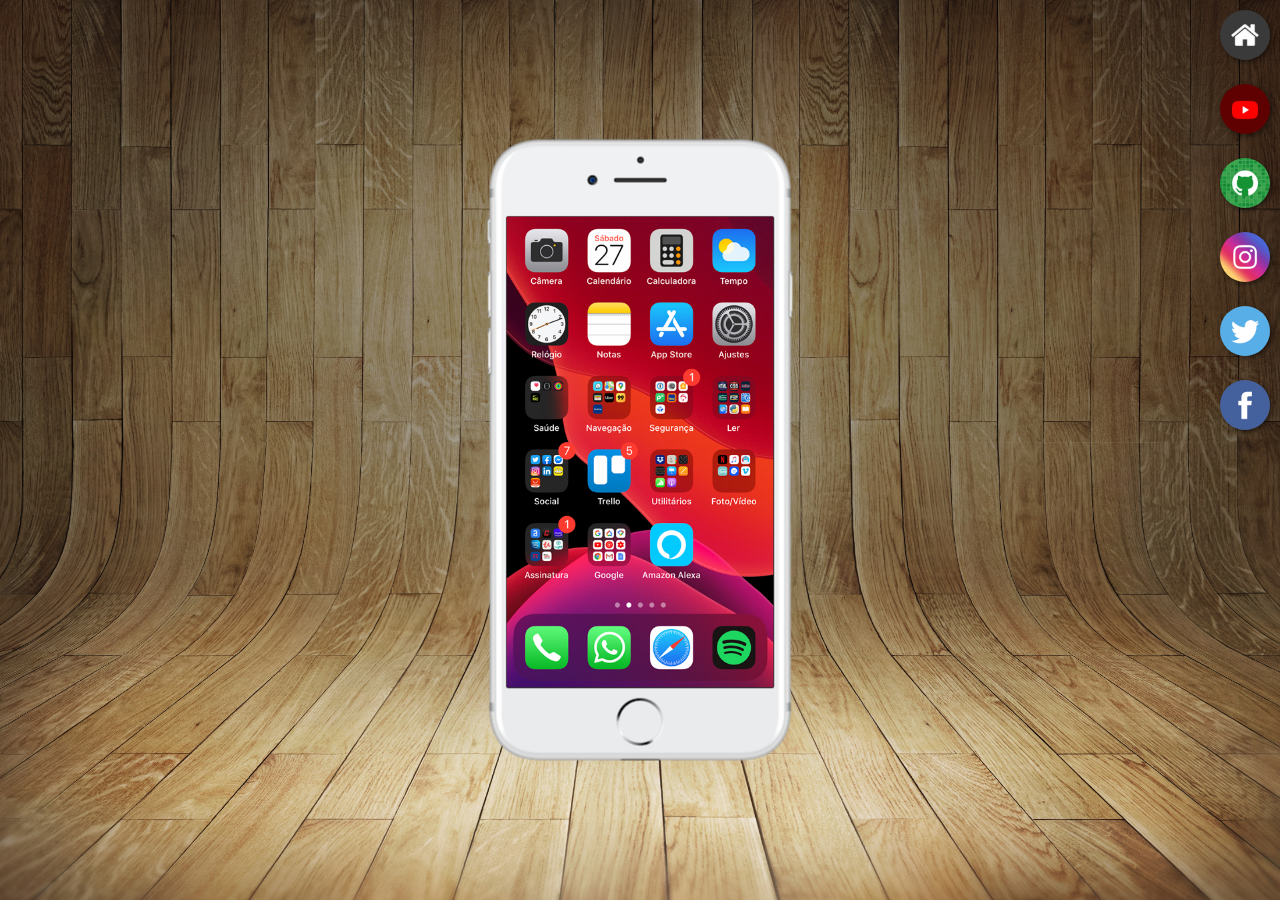
<file: index.html>
<!DOCTYPE html>
<html lang="pt-br">
<head>
    <meta charset="UTF-8">
    <meta name="viewport" content="width=device-width, initial-scale=1.0">
    <link rel="shortcut icon" href="src/favicon.ico" type="image/x-icon">
    <link rel="stylesheet" href="style/style.css">
    <title>Projeto redes sociais</title>
</head>
<body>
    <main>
        <section class="telefone">
            <iframe src="home.html" frameborder="0" name="tela" class="tela">
                Seu navegador não é compativel
            </iframe>
        </section>
            
        <section class="redes-sociais">
            <a href="home.html" target="tela"><img src="src/logo-home.jpg" alt=""></a>
            <a href="youtube.html" target="tela"><img src="src/logo-youtube.jpg" alt=""></a>
            <a href="github.html" target="tela"><img src="src/logo-github.jpg" alt=""></a>
            <a href="instagram.html" target="tela"><img src="src/logo-instagram.jpg" alt=""></a>
            <a href="twitter.html" target="tela"><img src="src/logo-twitter.jpg" alt=""></a>
            <a href="facebook.html" target="tela"><img src="src/logo-facebook.jpg" alt=""></a>
        </section>
    </main>
</body>
</html>
</file>
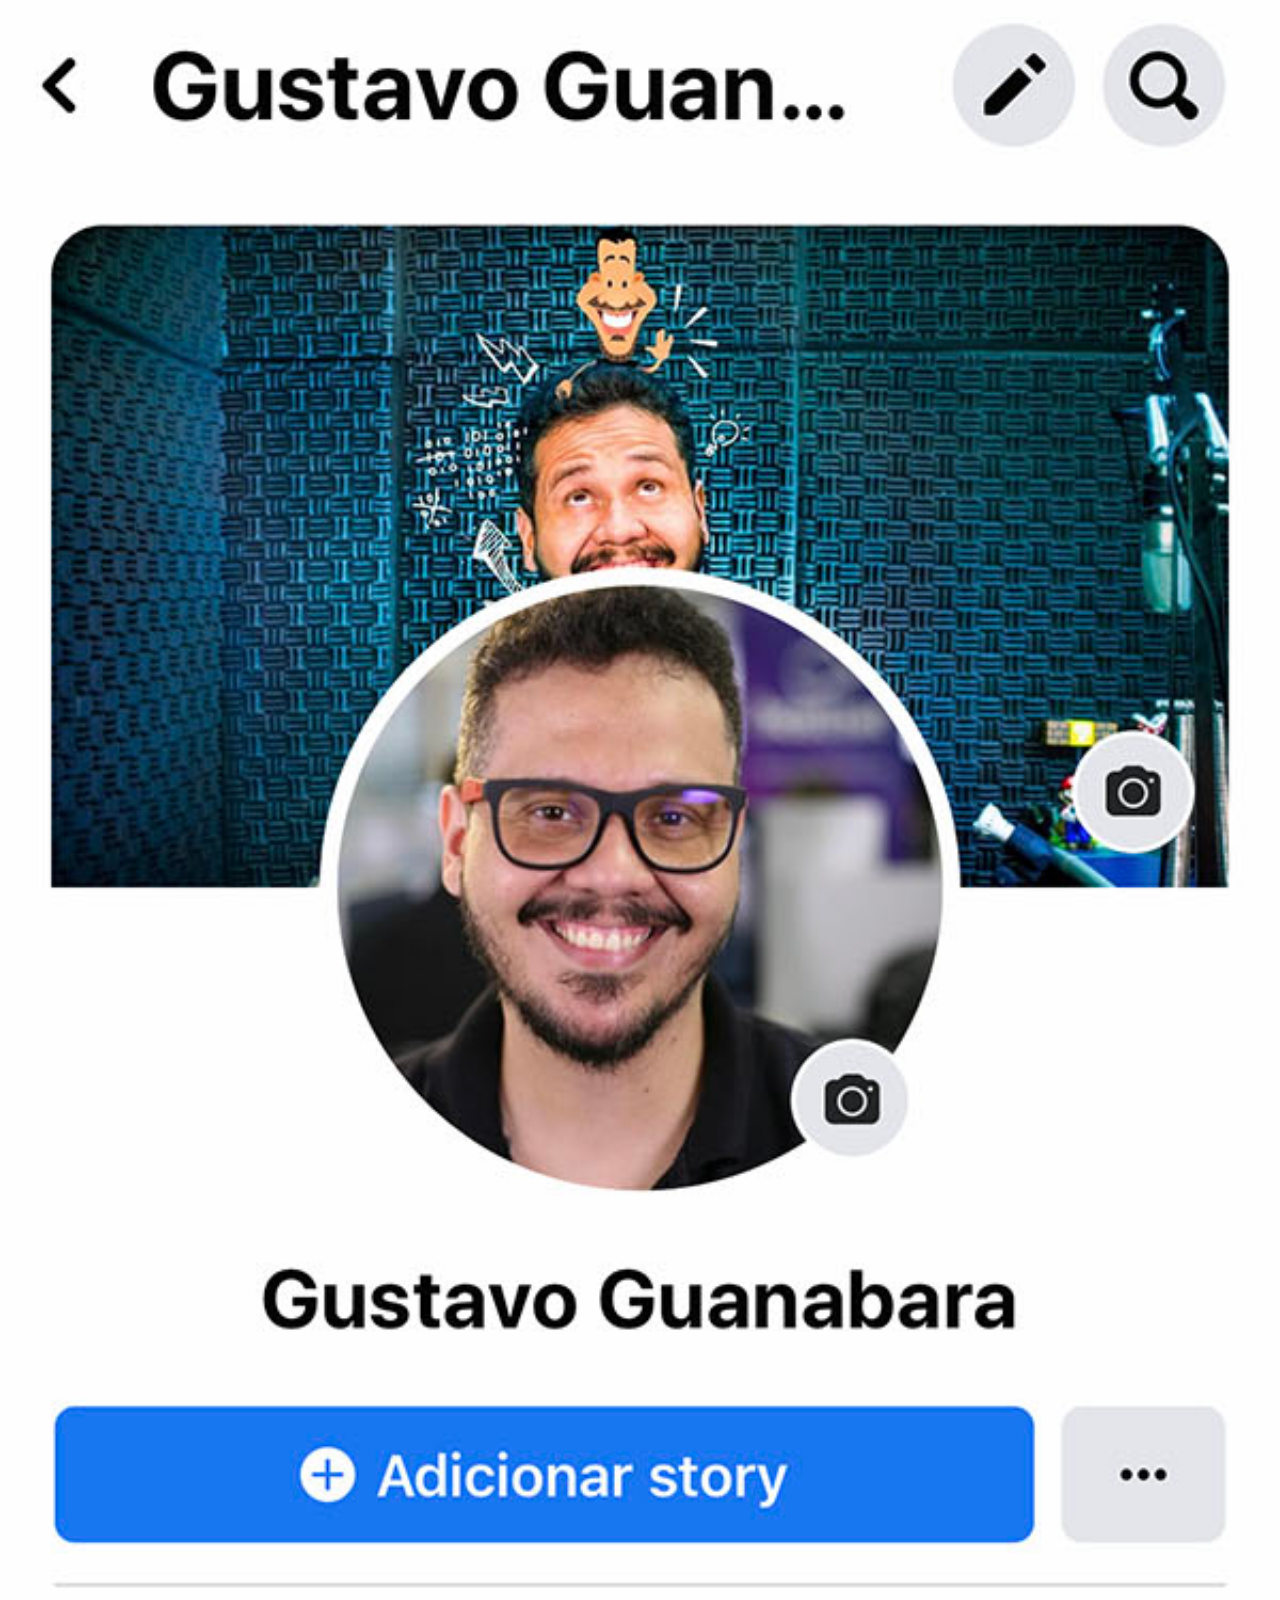
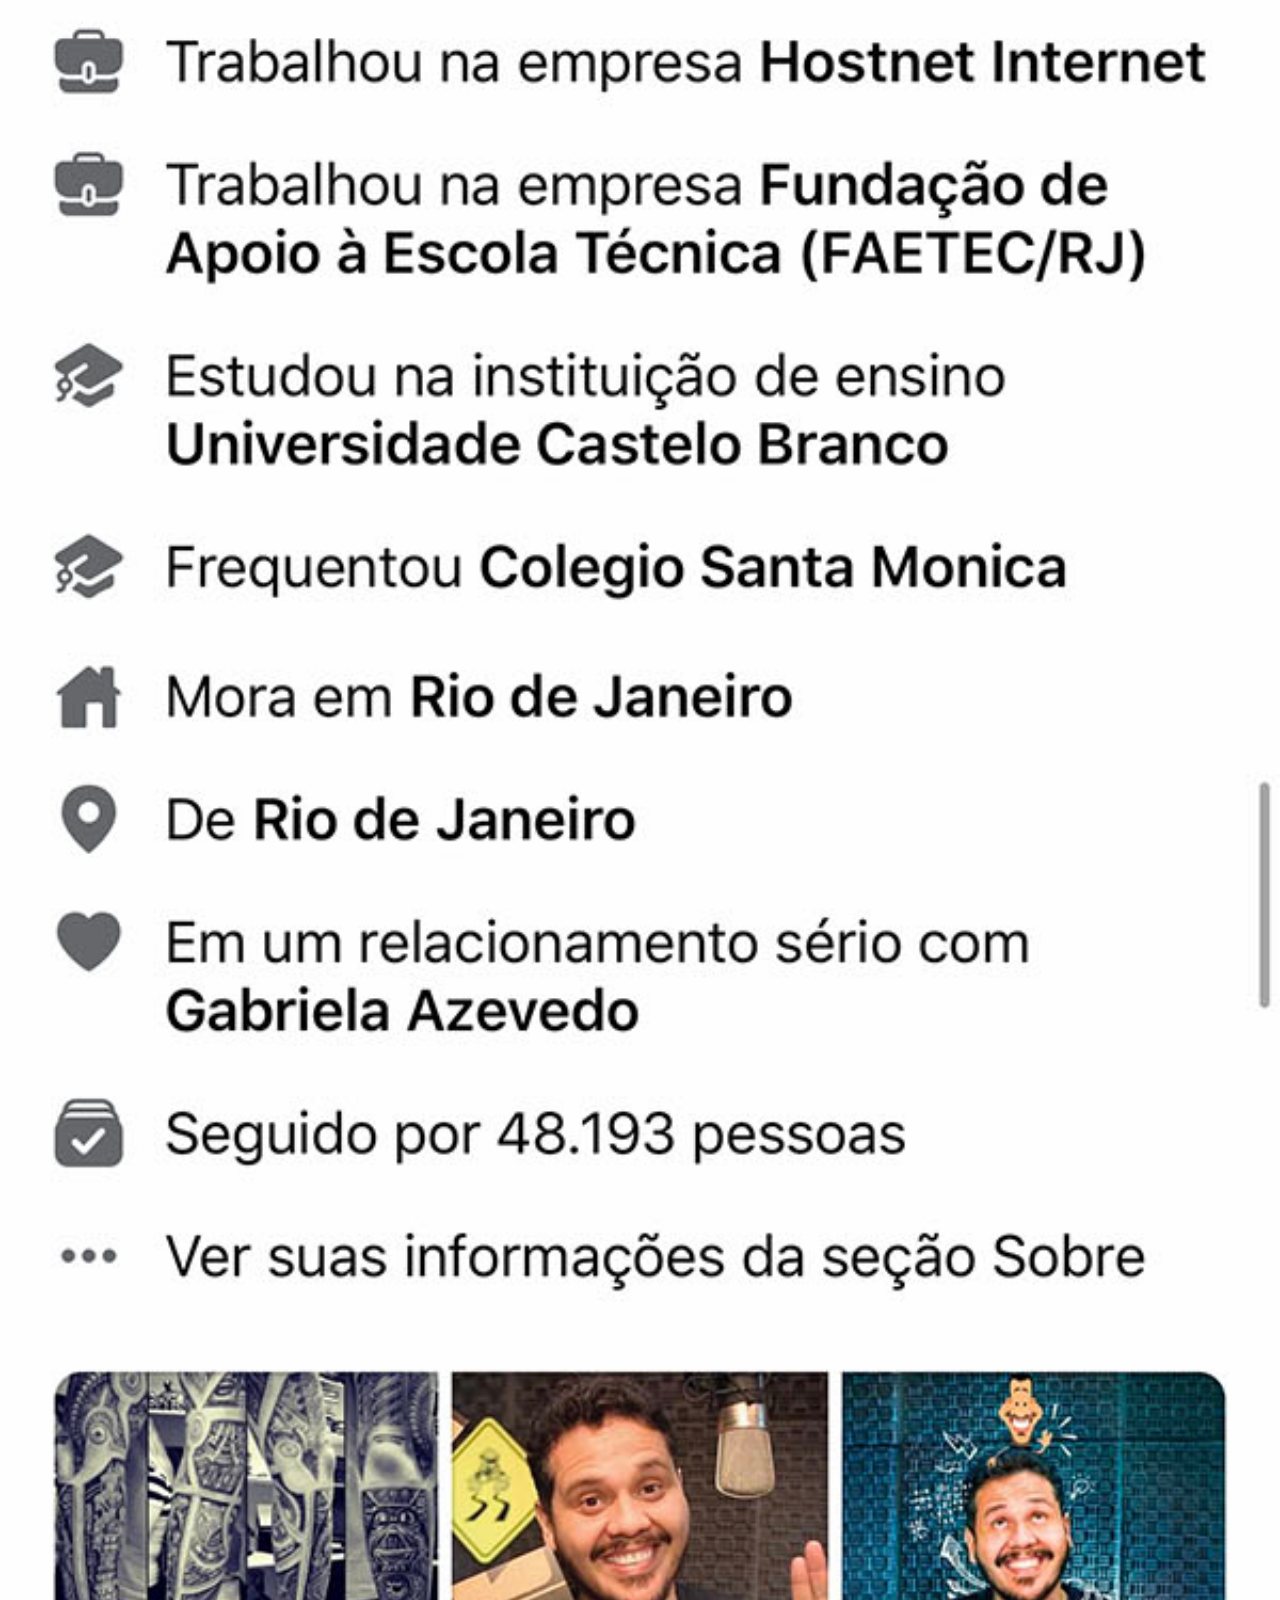
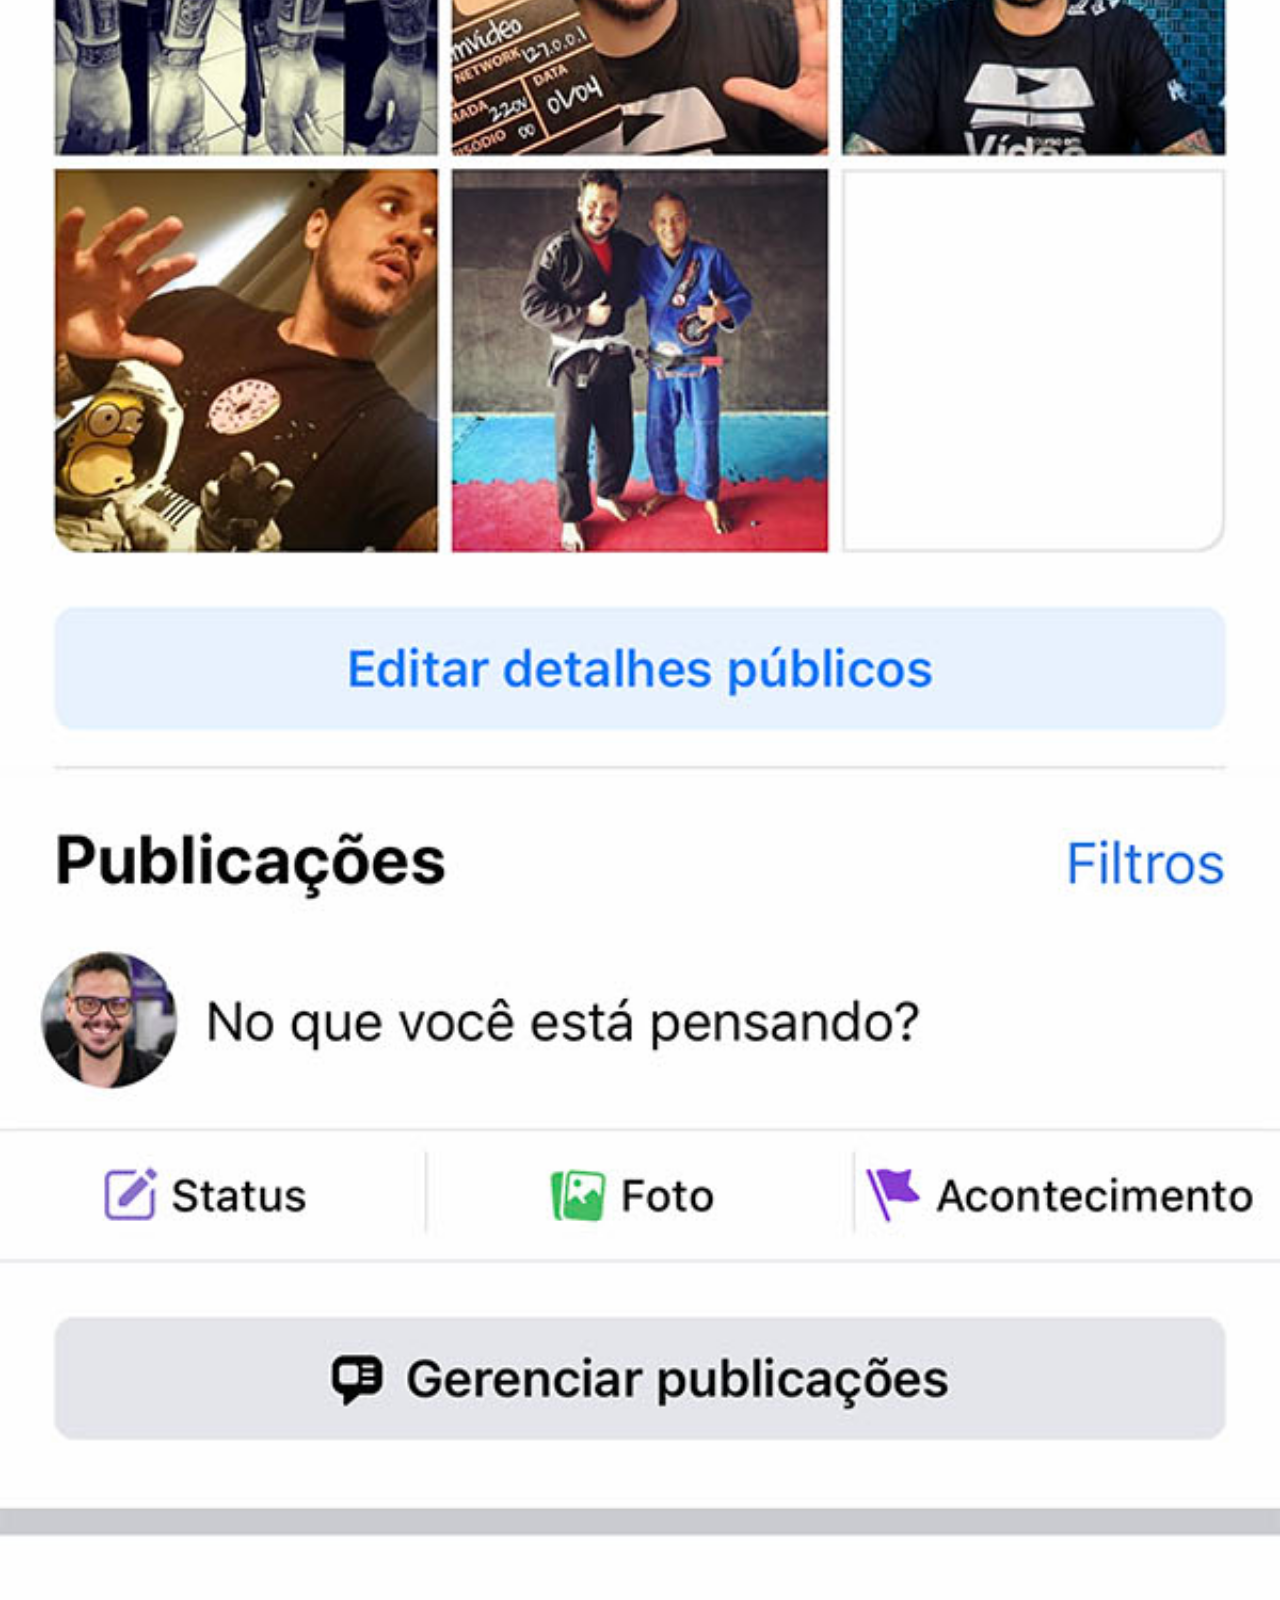
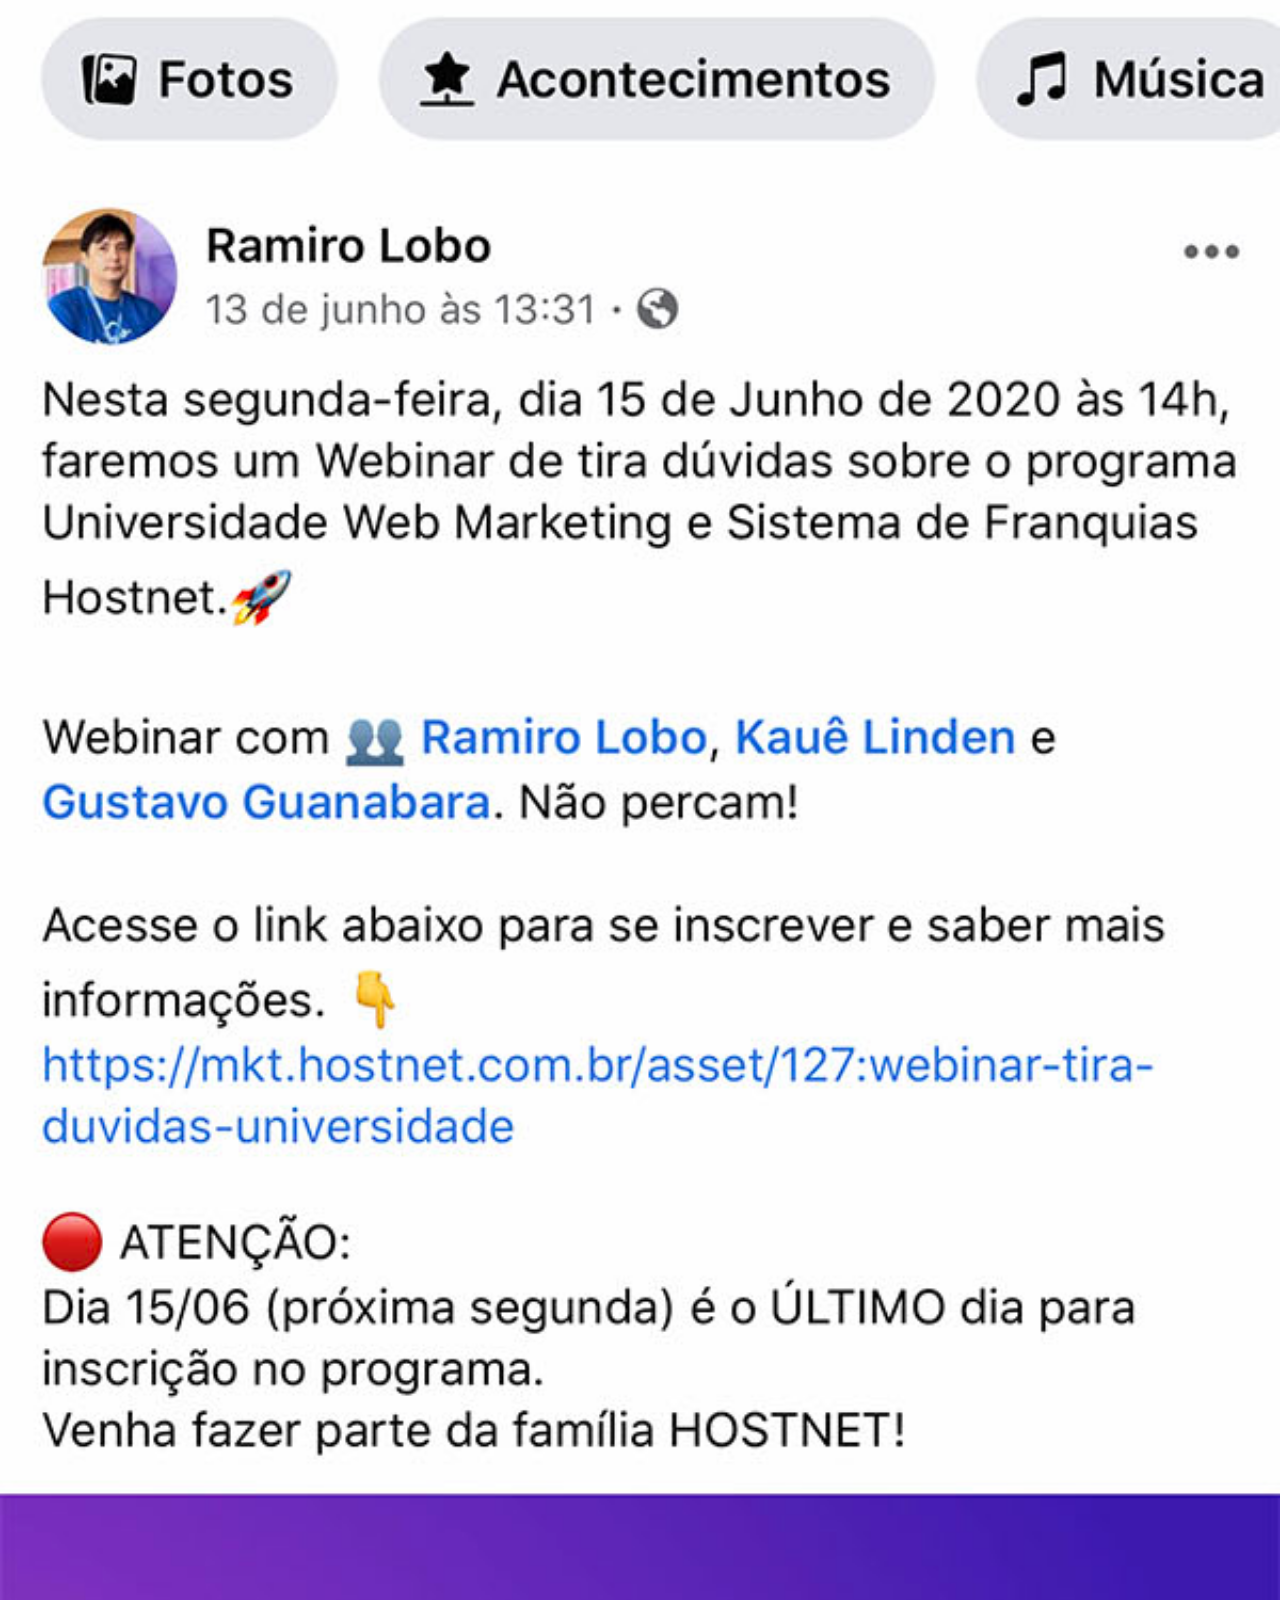
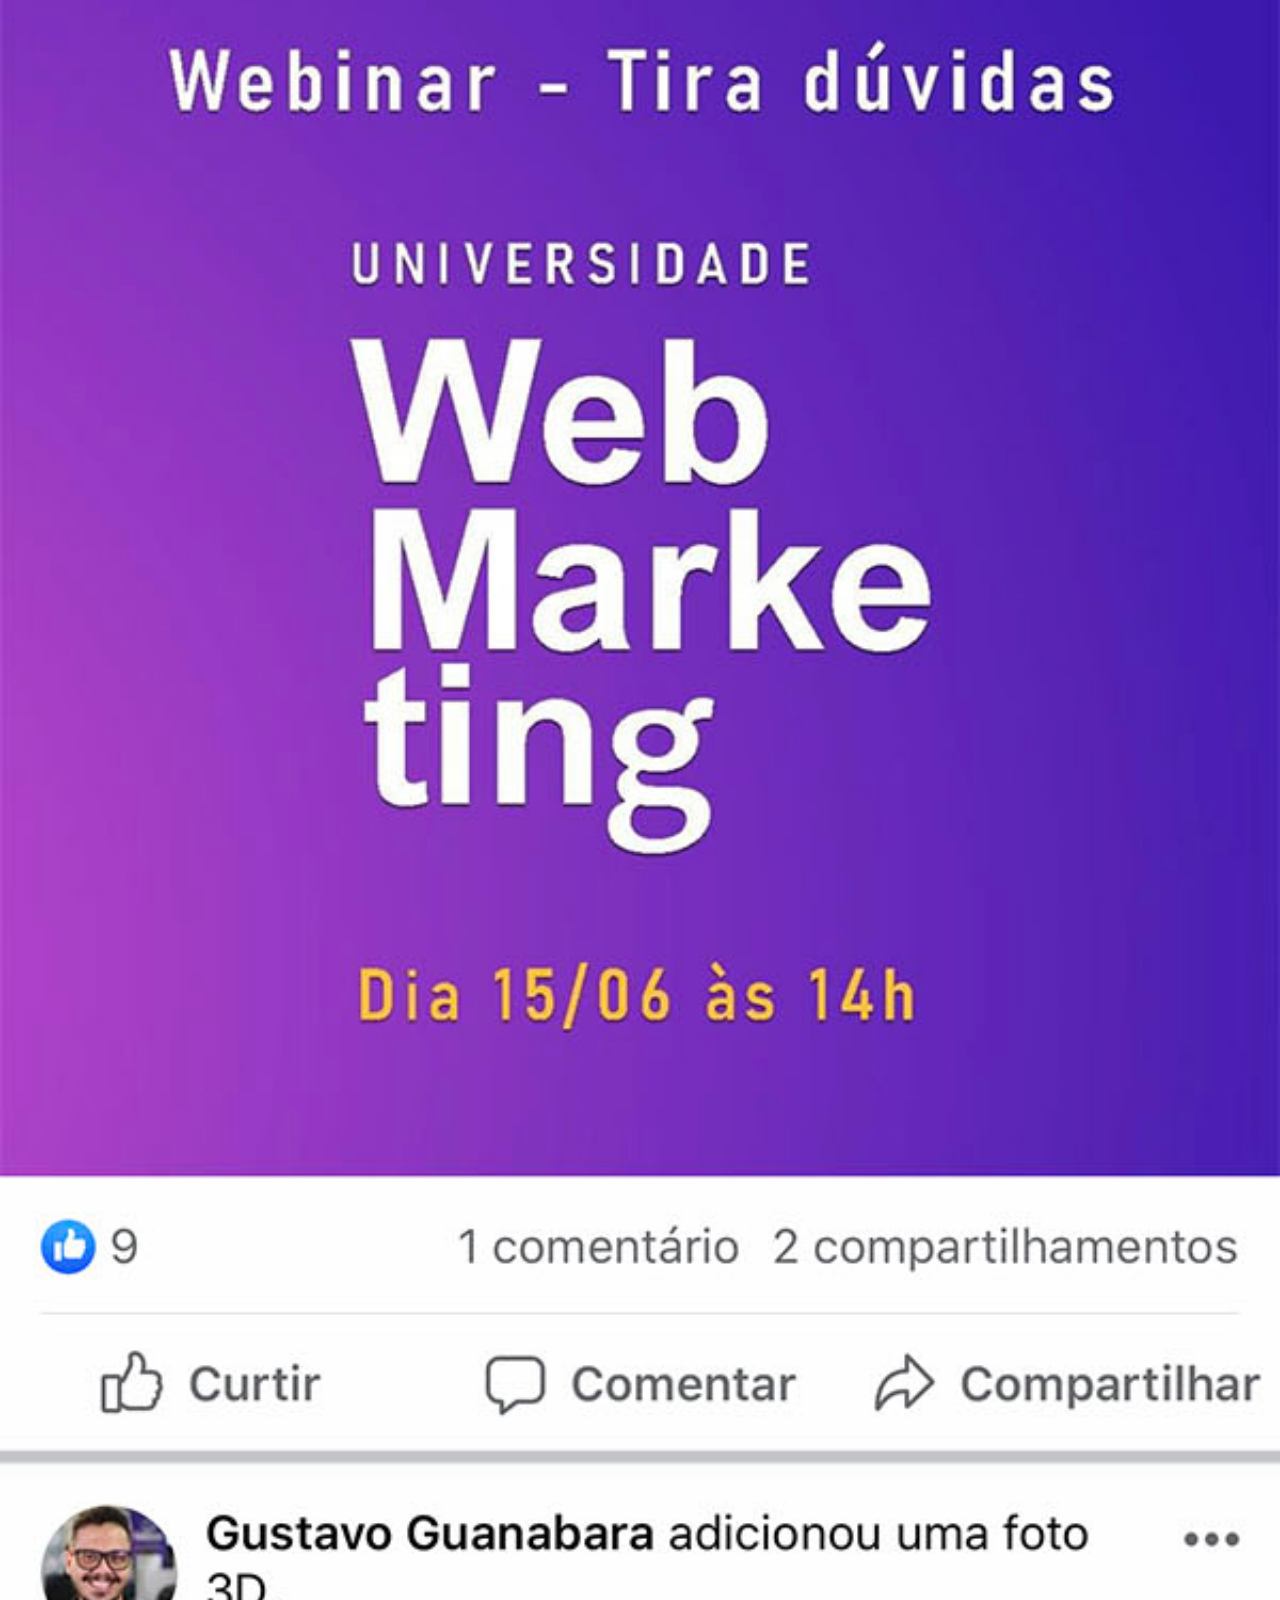
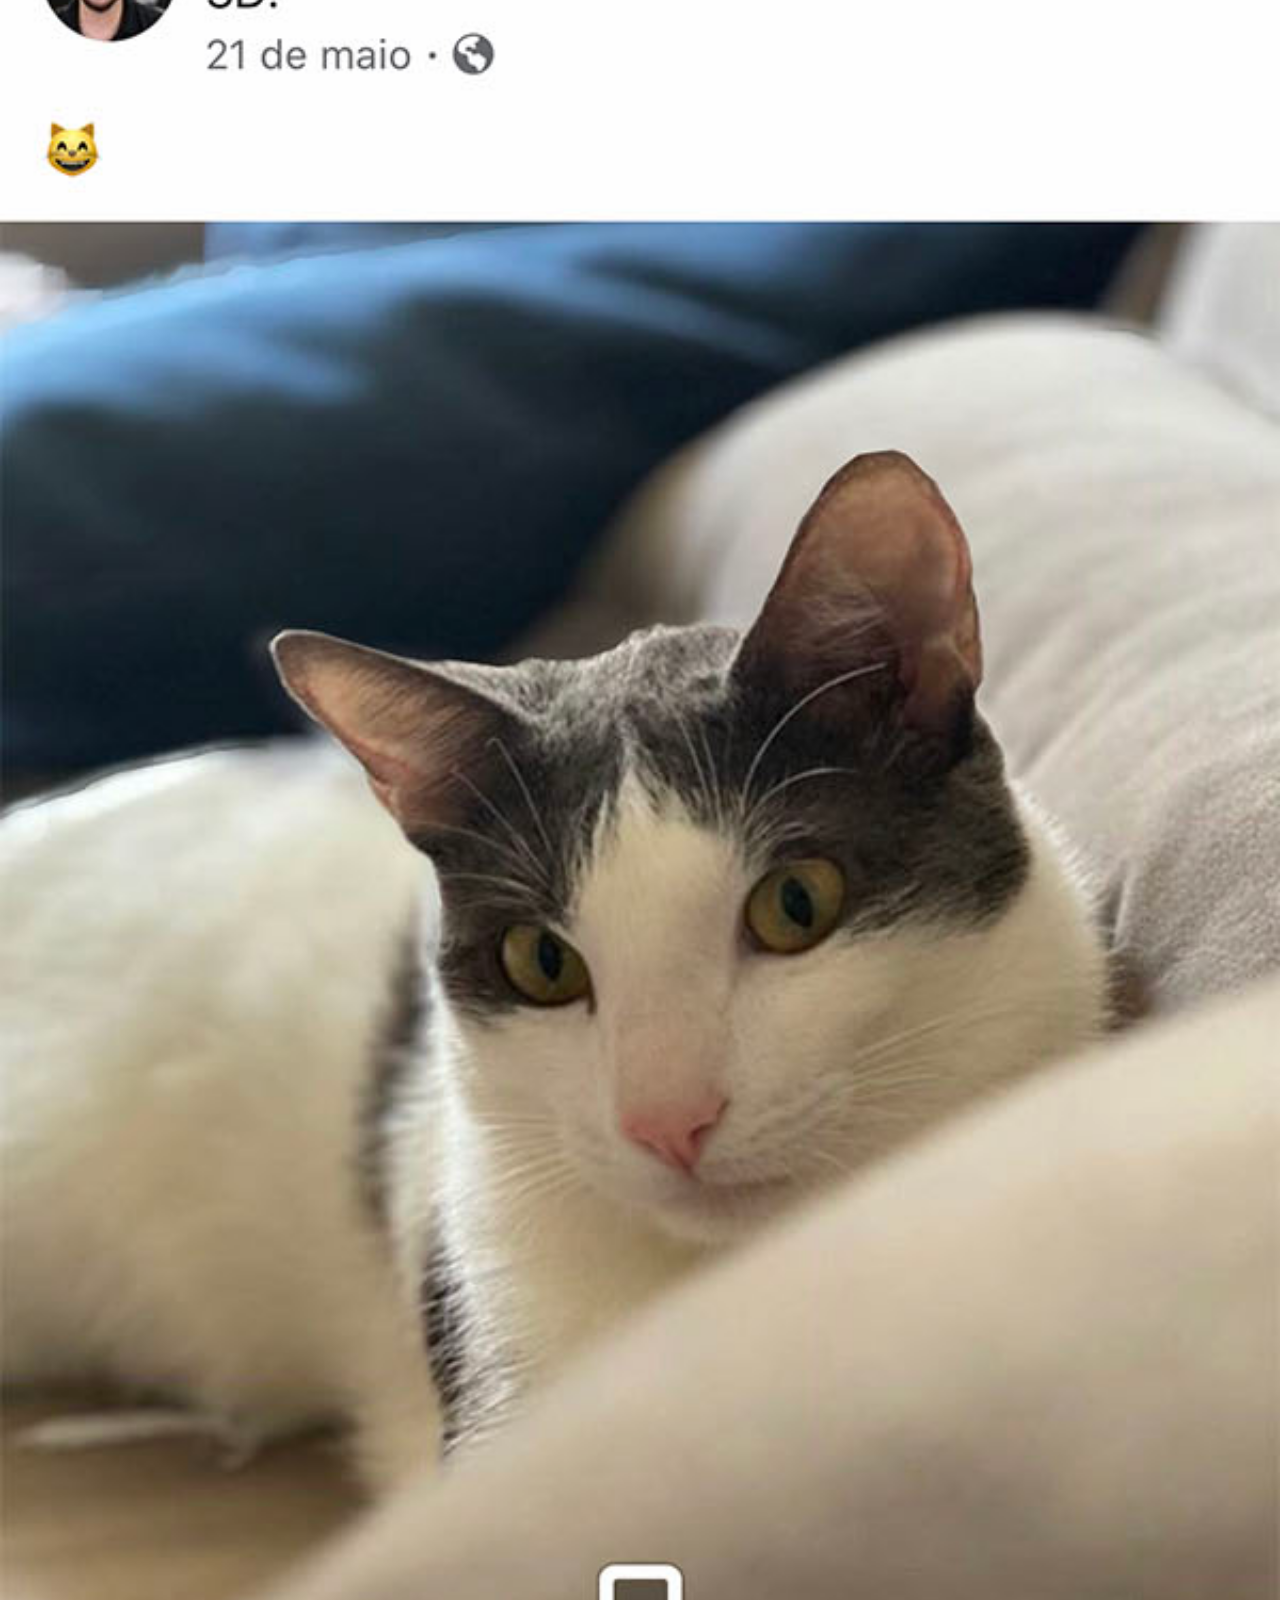
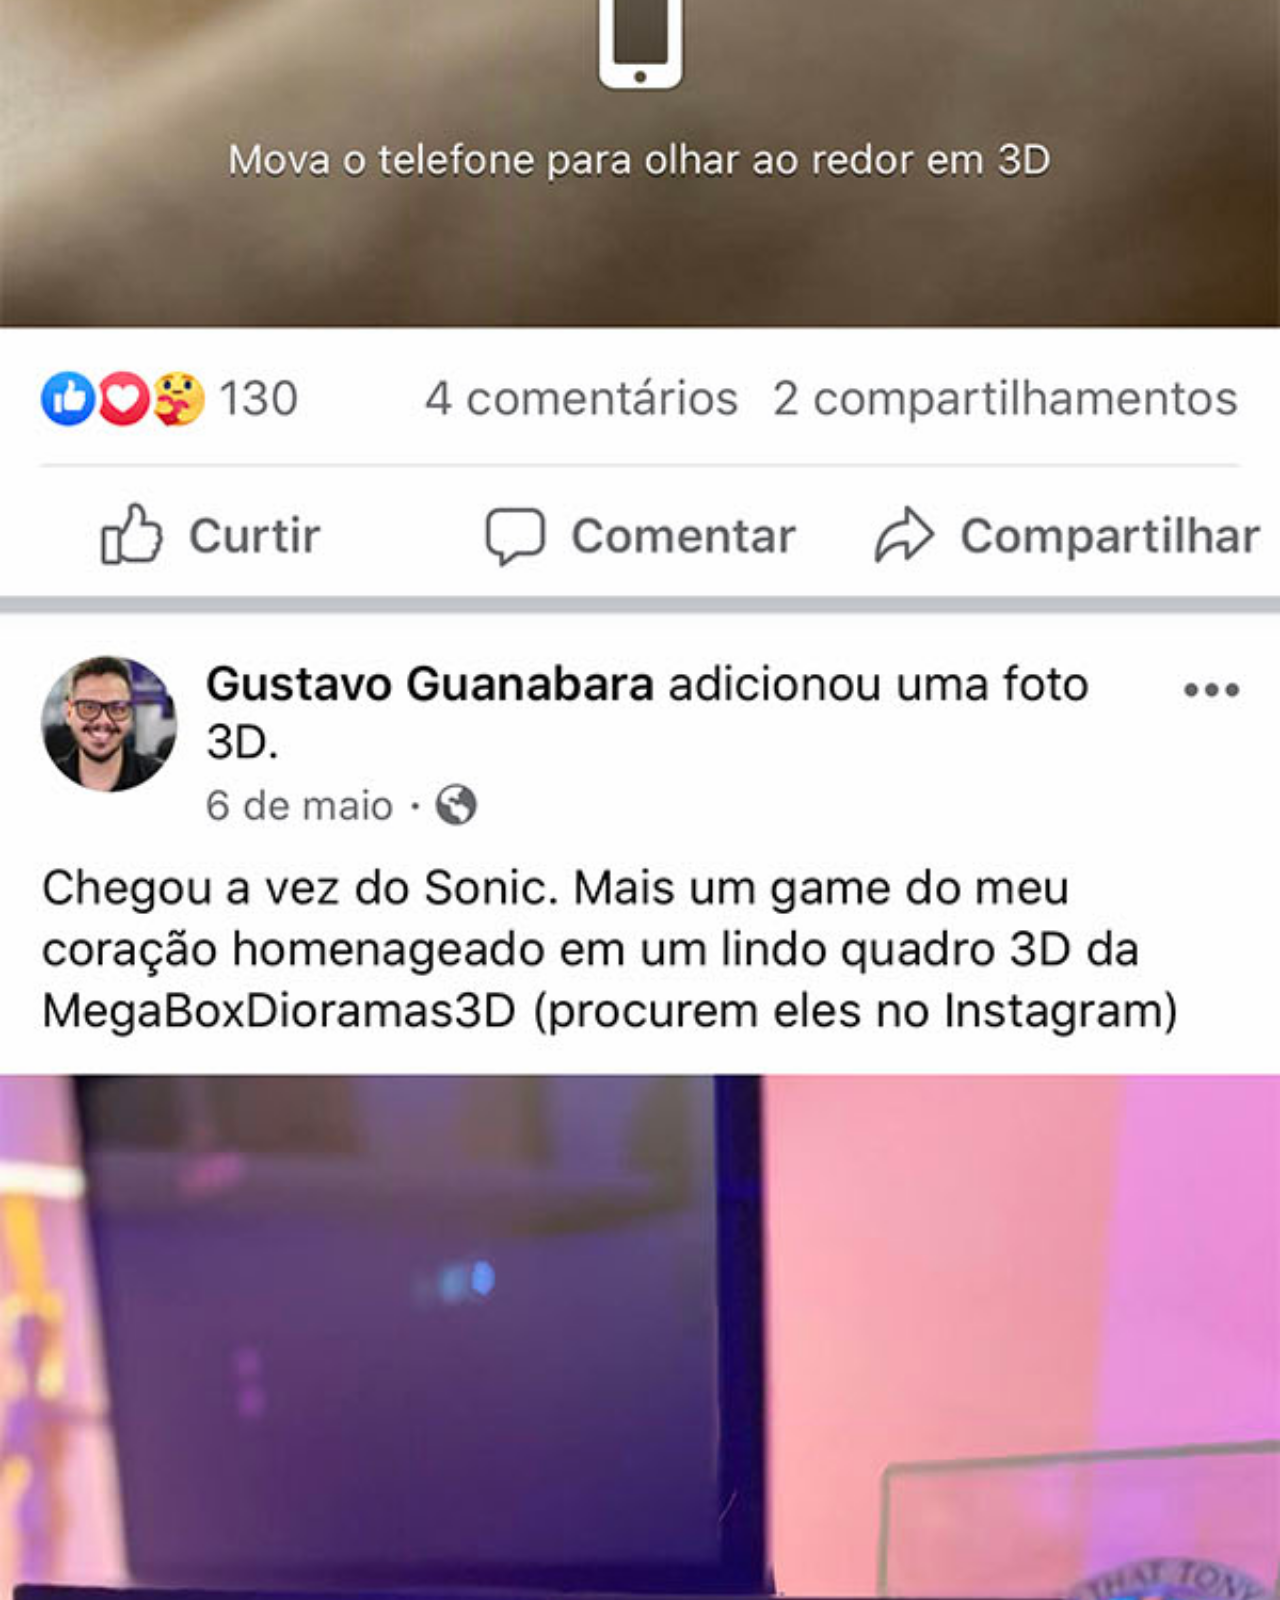
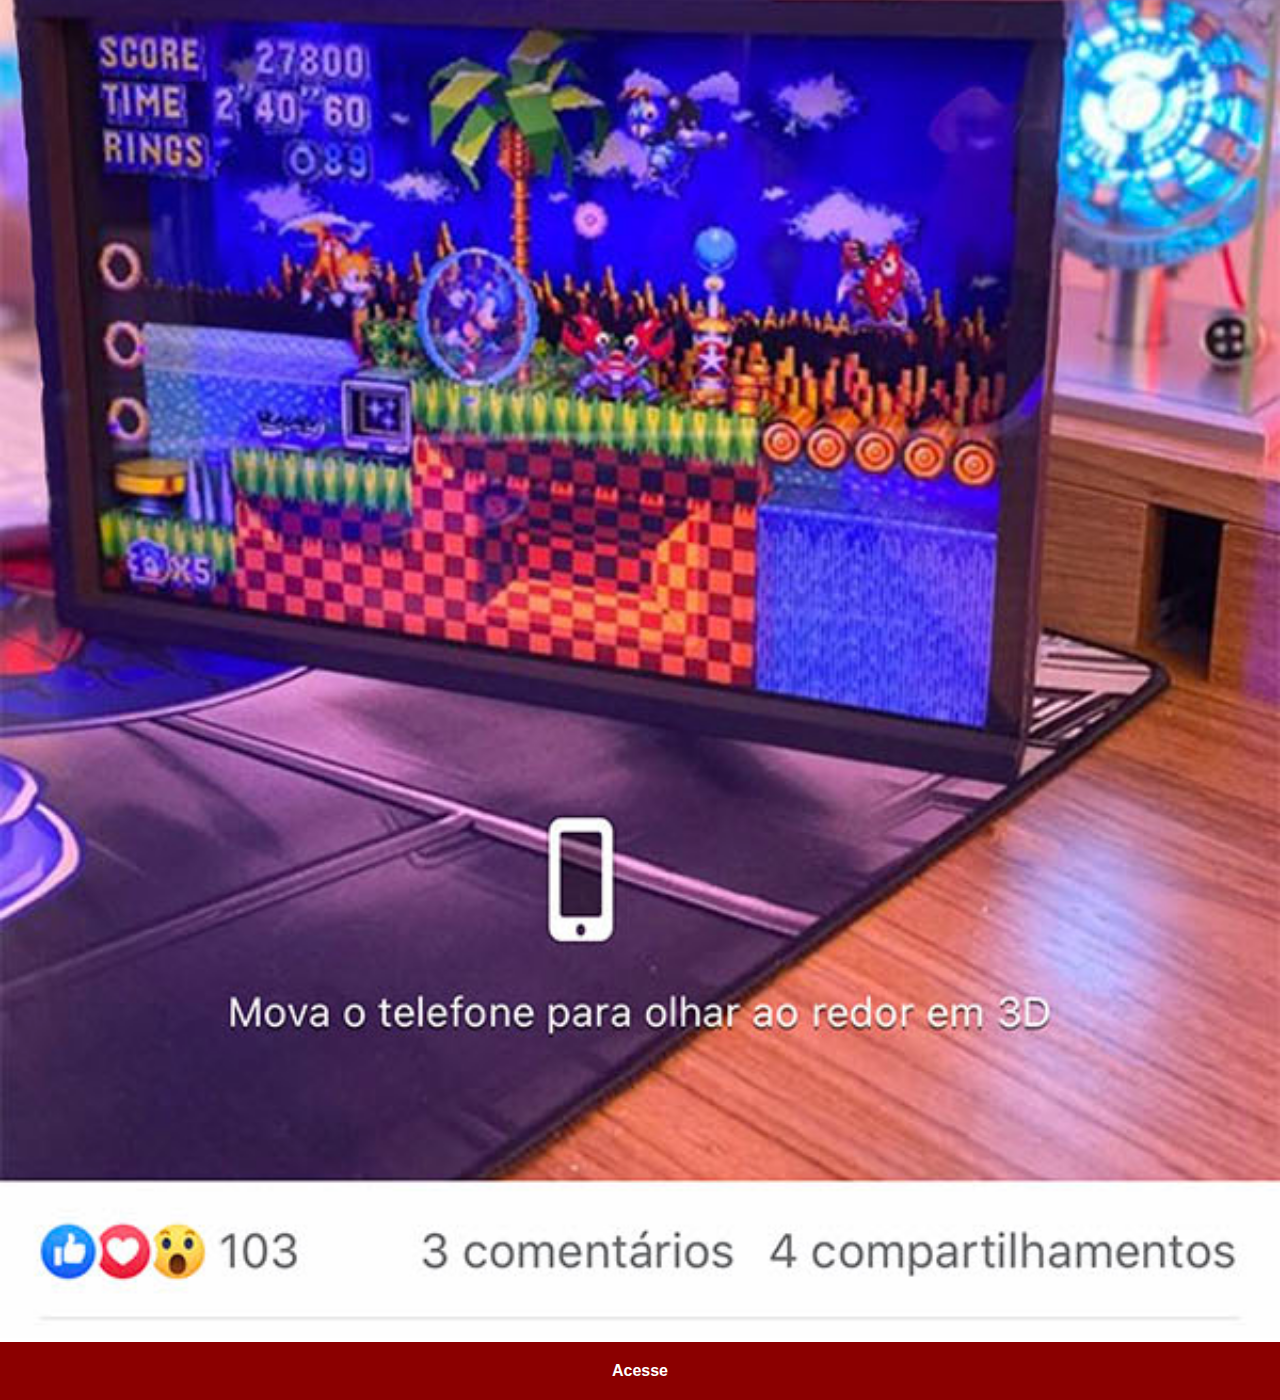
<file: facebook.html>
<!DOCTYPE html>
<html lang="pt-br">
<head>
    <meta charset="UTF-8">
    <meta name="viewport" content="width=device-width, initial-scale=1.0">
    <title>facebook</title>
    <link rel="stylesheet" href="style/social.css">
</head>
<body>
    <img src="src/tela-facebook.jpg" alt="">
    <a href="https://www.facebook.com/gustavoguanabara?locale=pt_BR" target="_blank">
        Acesse
    </a>
</body>
</html>
</file>
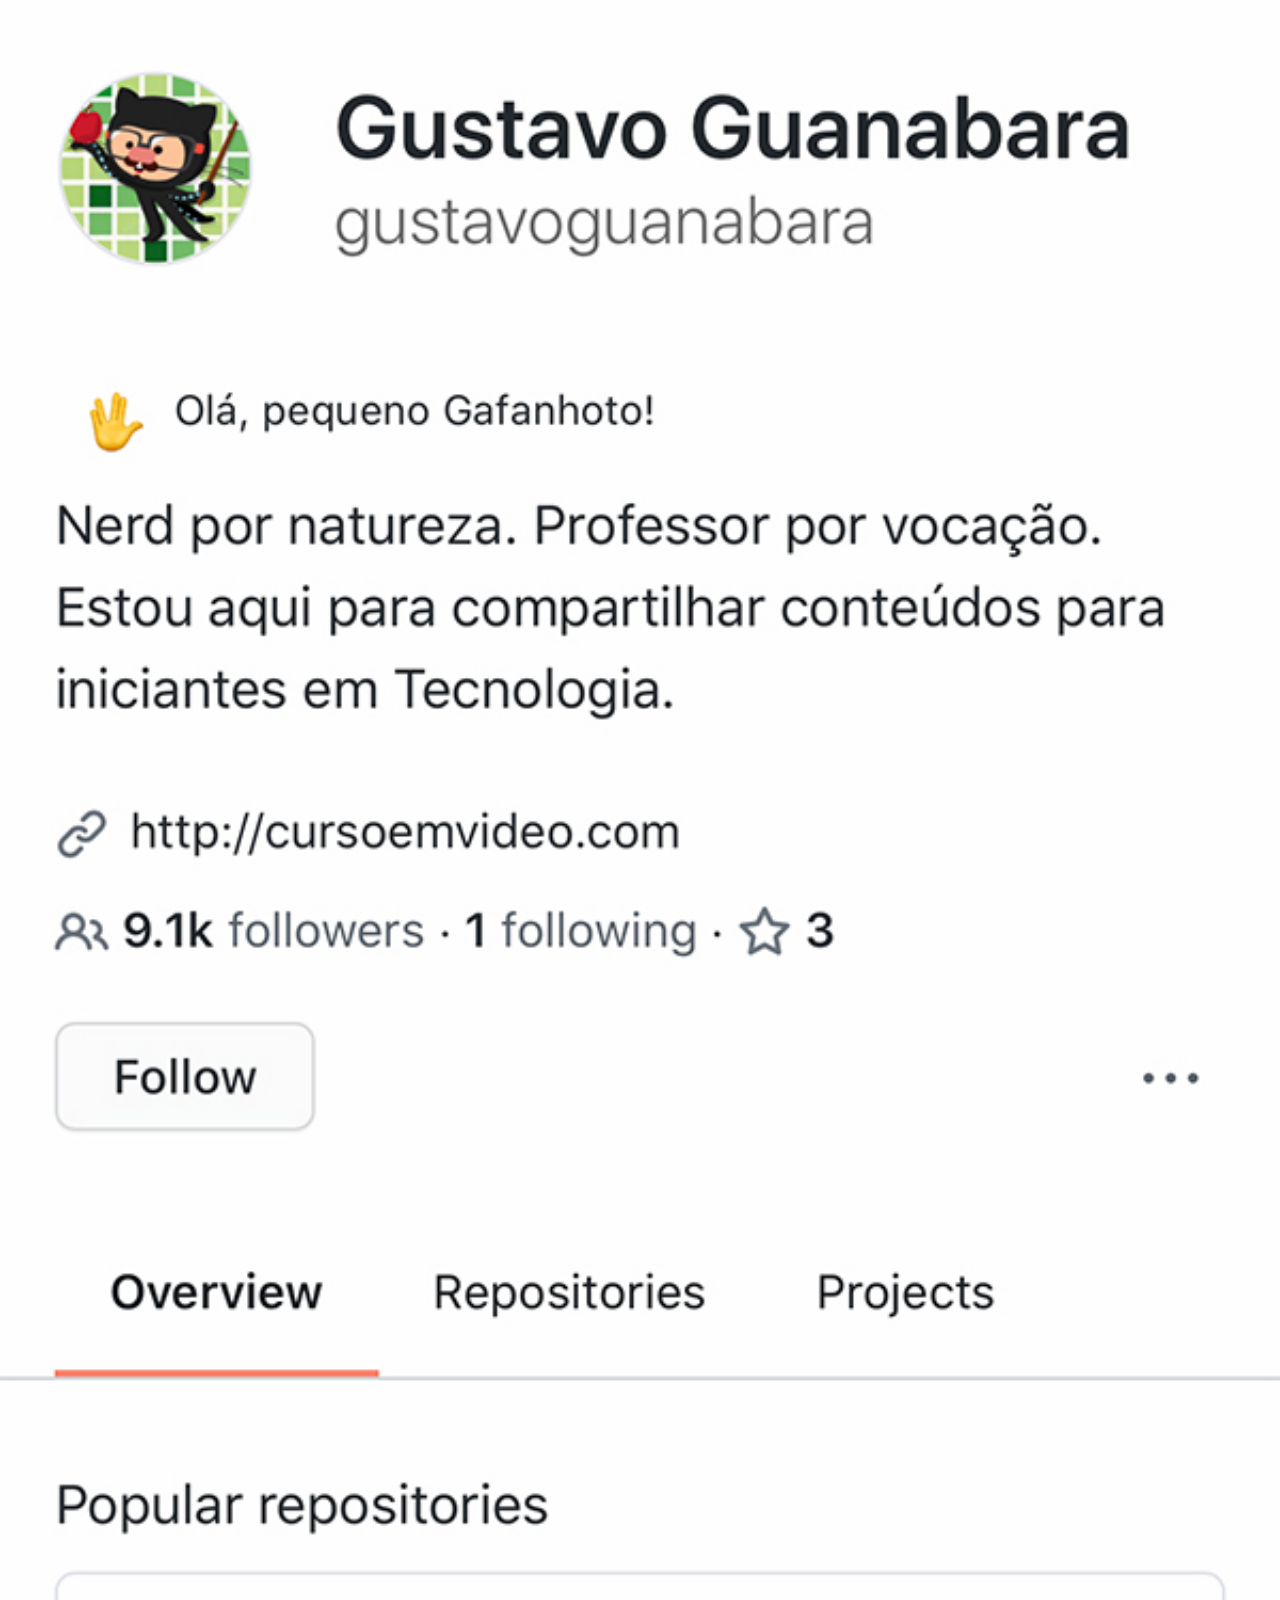
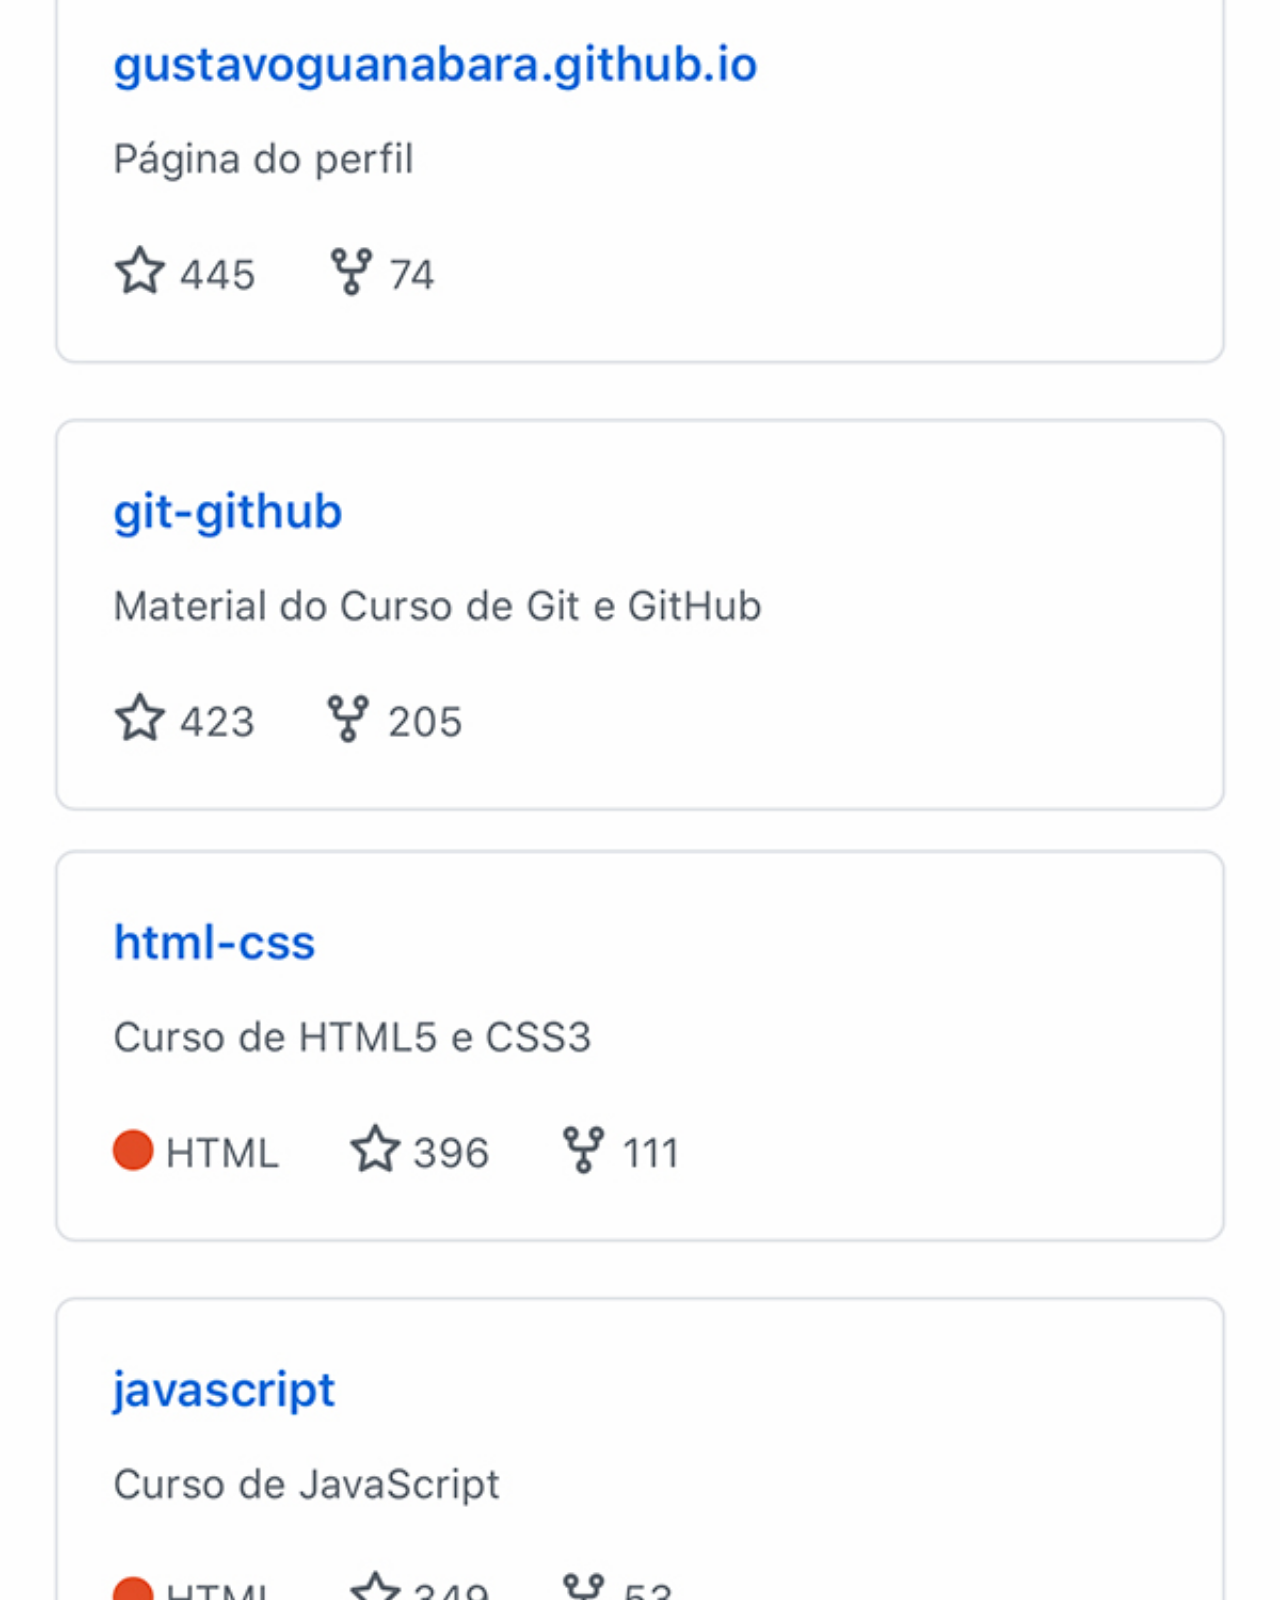
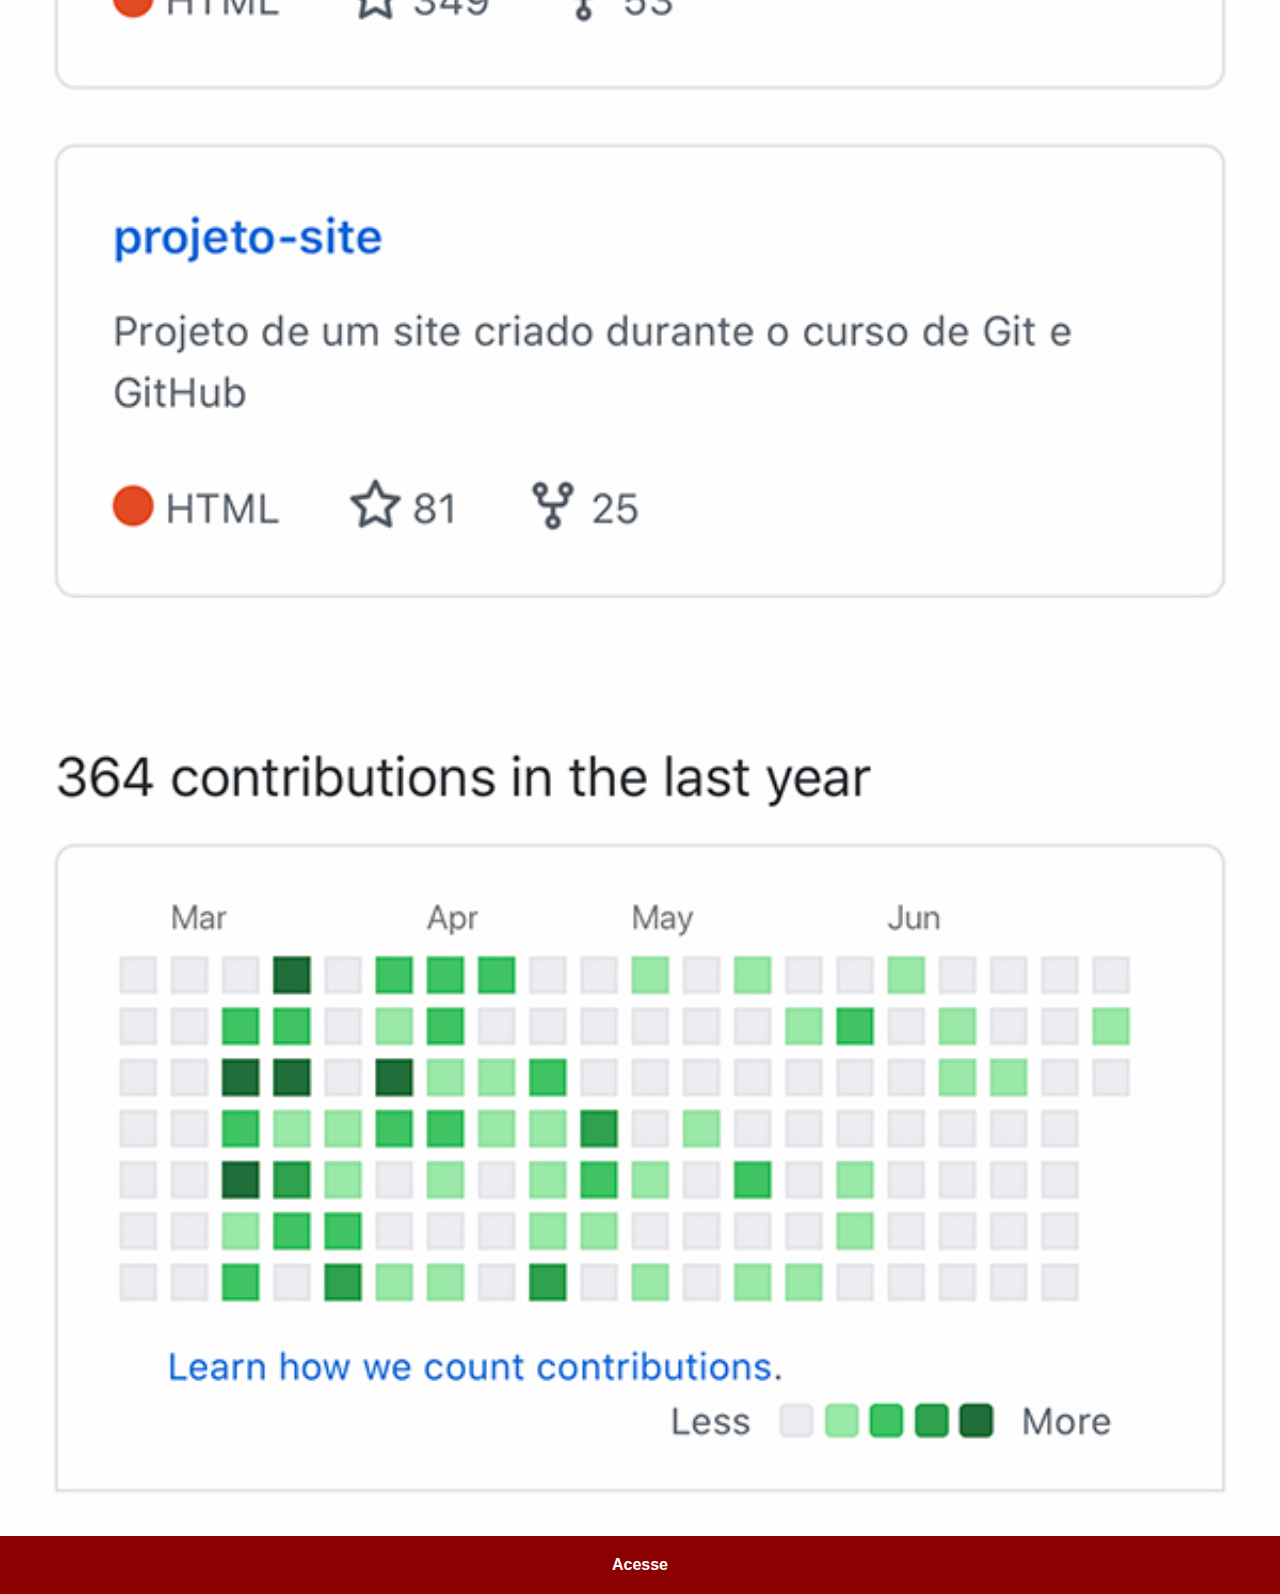
<file: github.html>
<!DOCTYPE html>
<html lang="pt-br">
<head>
    <meta charset="UTF-8">
    <meta name="viewport" content="width=device-width, initial-scale=1.0">
    <title>YouTube</title>
    <link rel="stylesheet" href="style/social.css">
</head>
<body>
    <img src="src/tela-github.jpg" alt="">
    <a href="https://github.com/gustavoguanabara" target="_blank">
        Acesse
    </a>
</body>
</html>
</file>
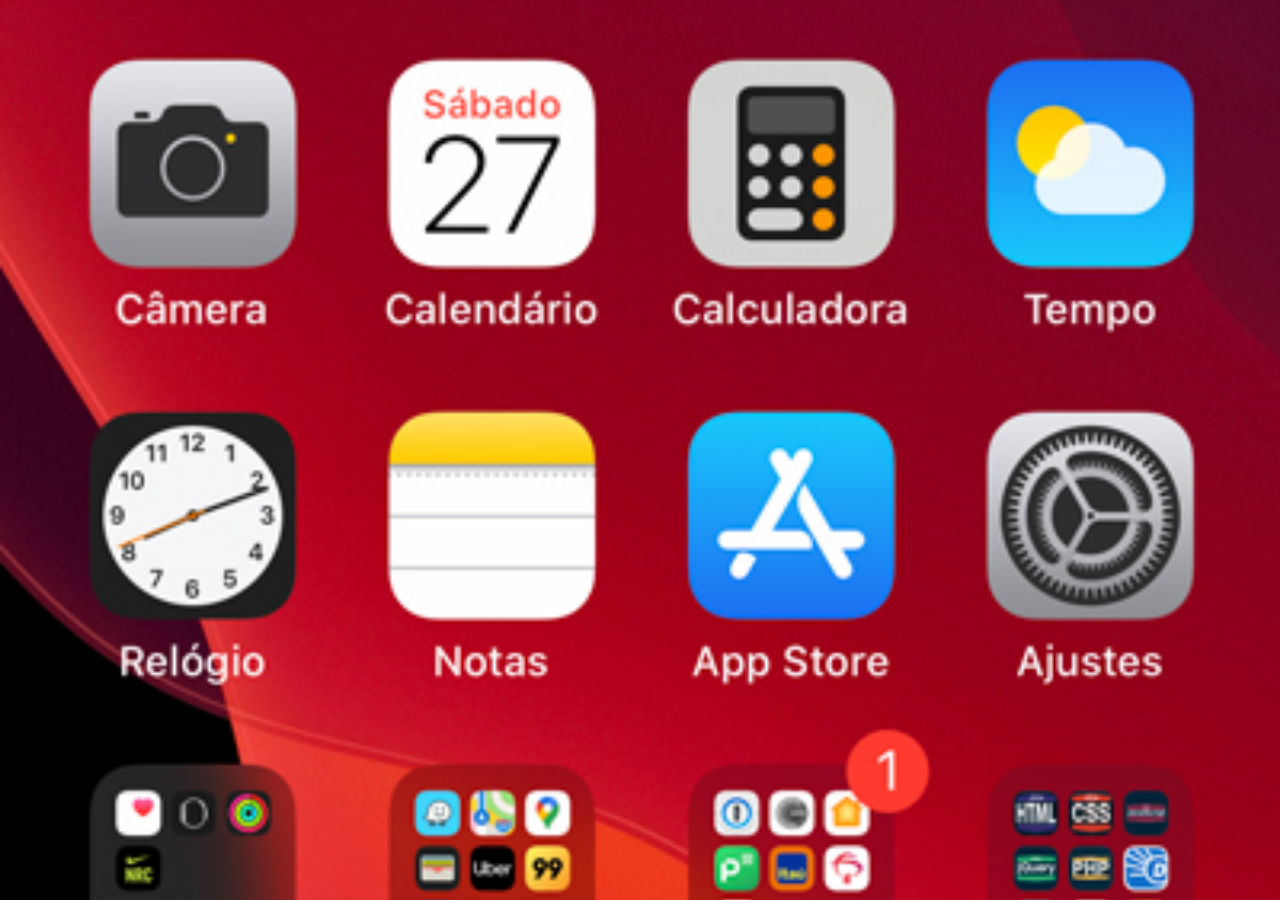
<file: home.html>
<!DOCTYPE html>
<html lang="pt-br">
<head>
    <meta charset="UTF-8">
    <meta name="viewport" content="width=device-width, initial-scale=1.0">
    <title>Home</title>
    <style>
        * {
            margin: 0px;
            padding: 0px;
        }

        body {
            width: 100vw;
            height: 100vh;
            background: black url('src/tela-home.jpg') no-repeat top center;
            background-size: cover;
        }
    </style>
</head>
<body>
    
</body>
</html>
</file>
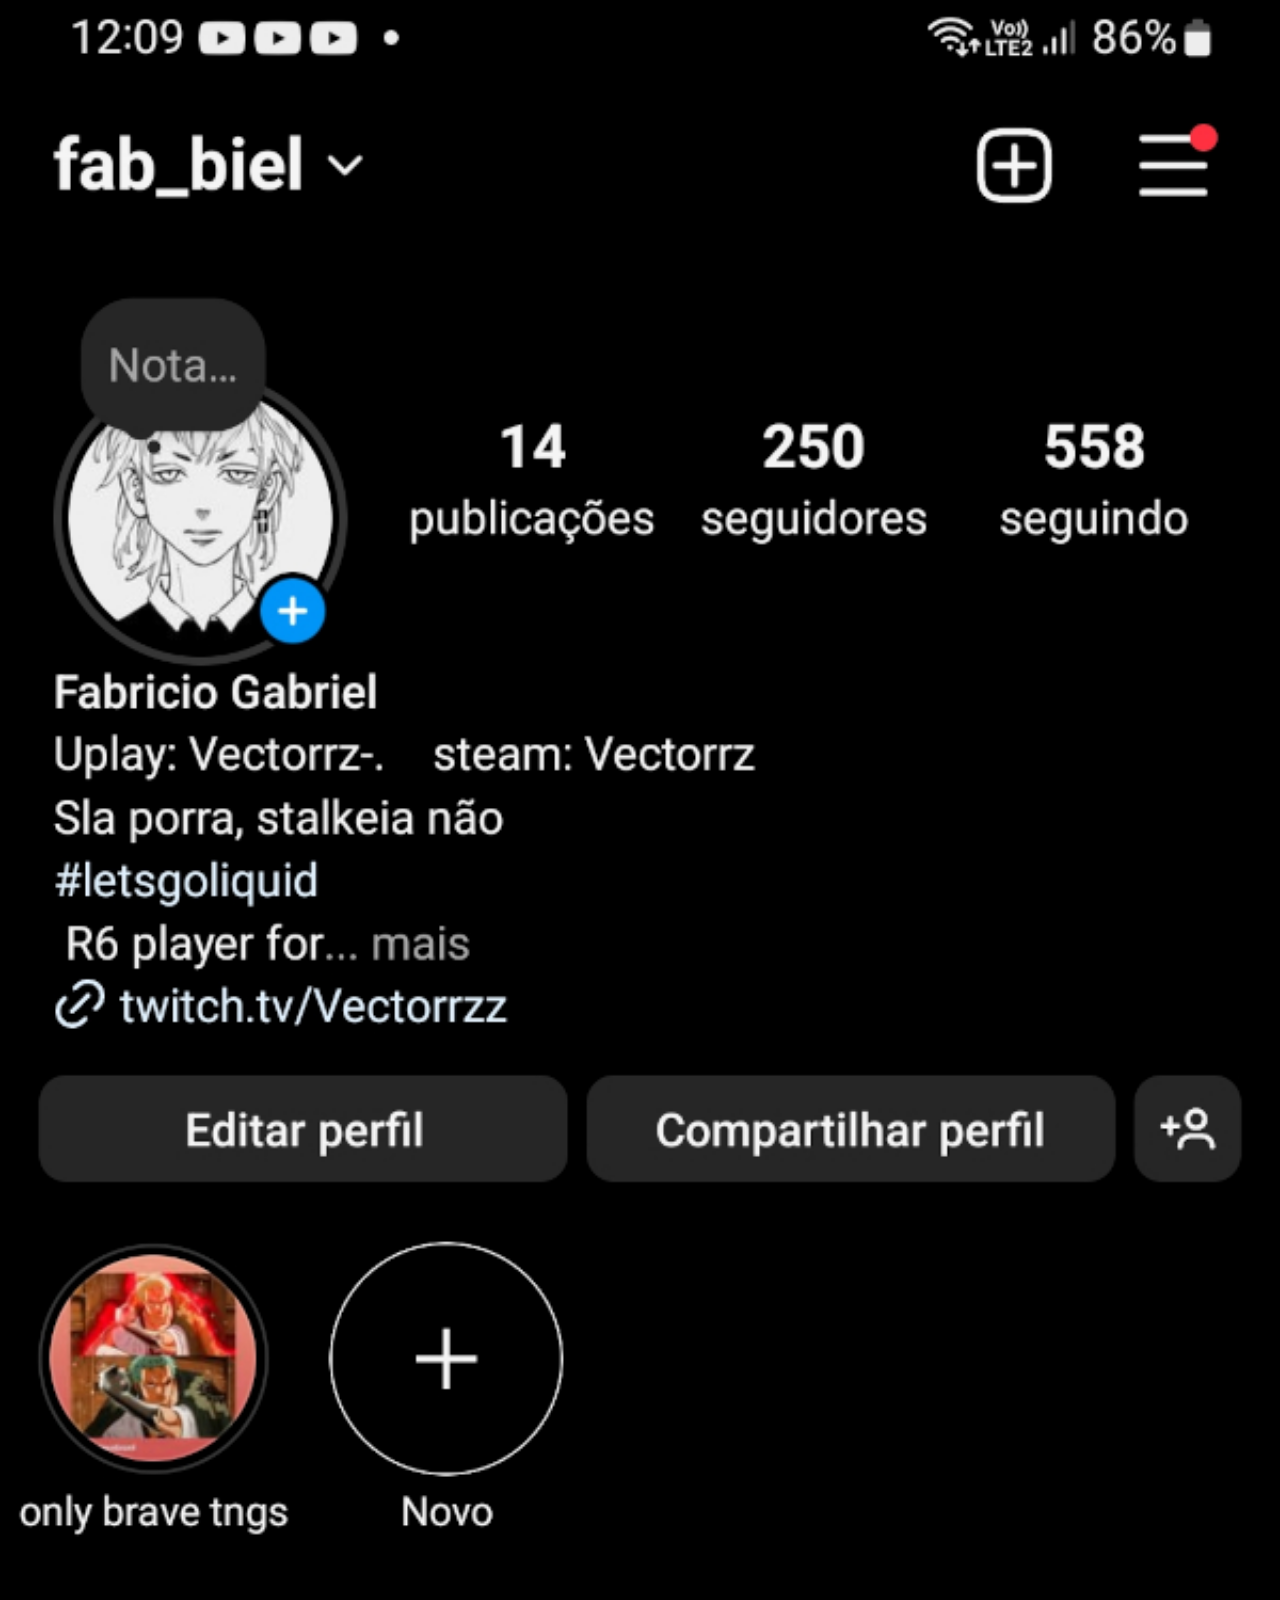
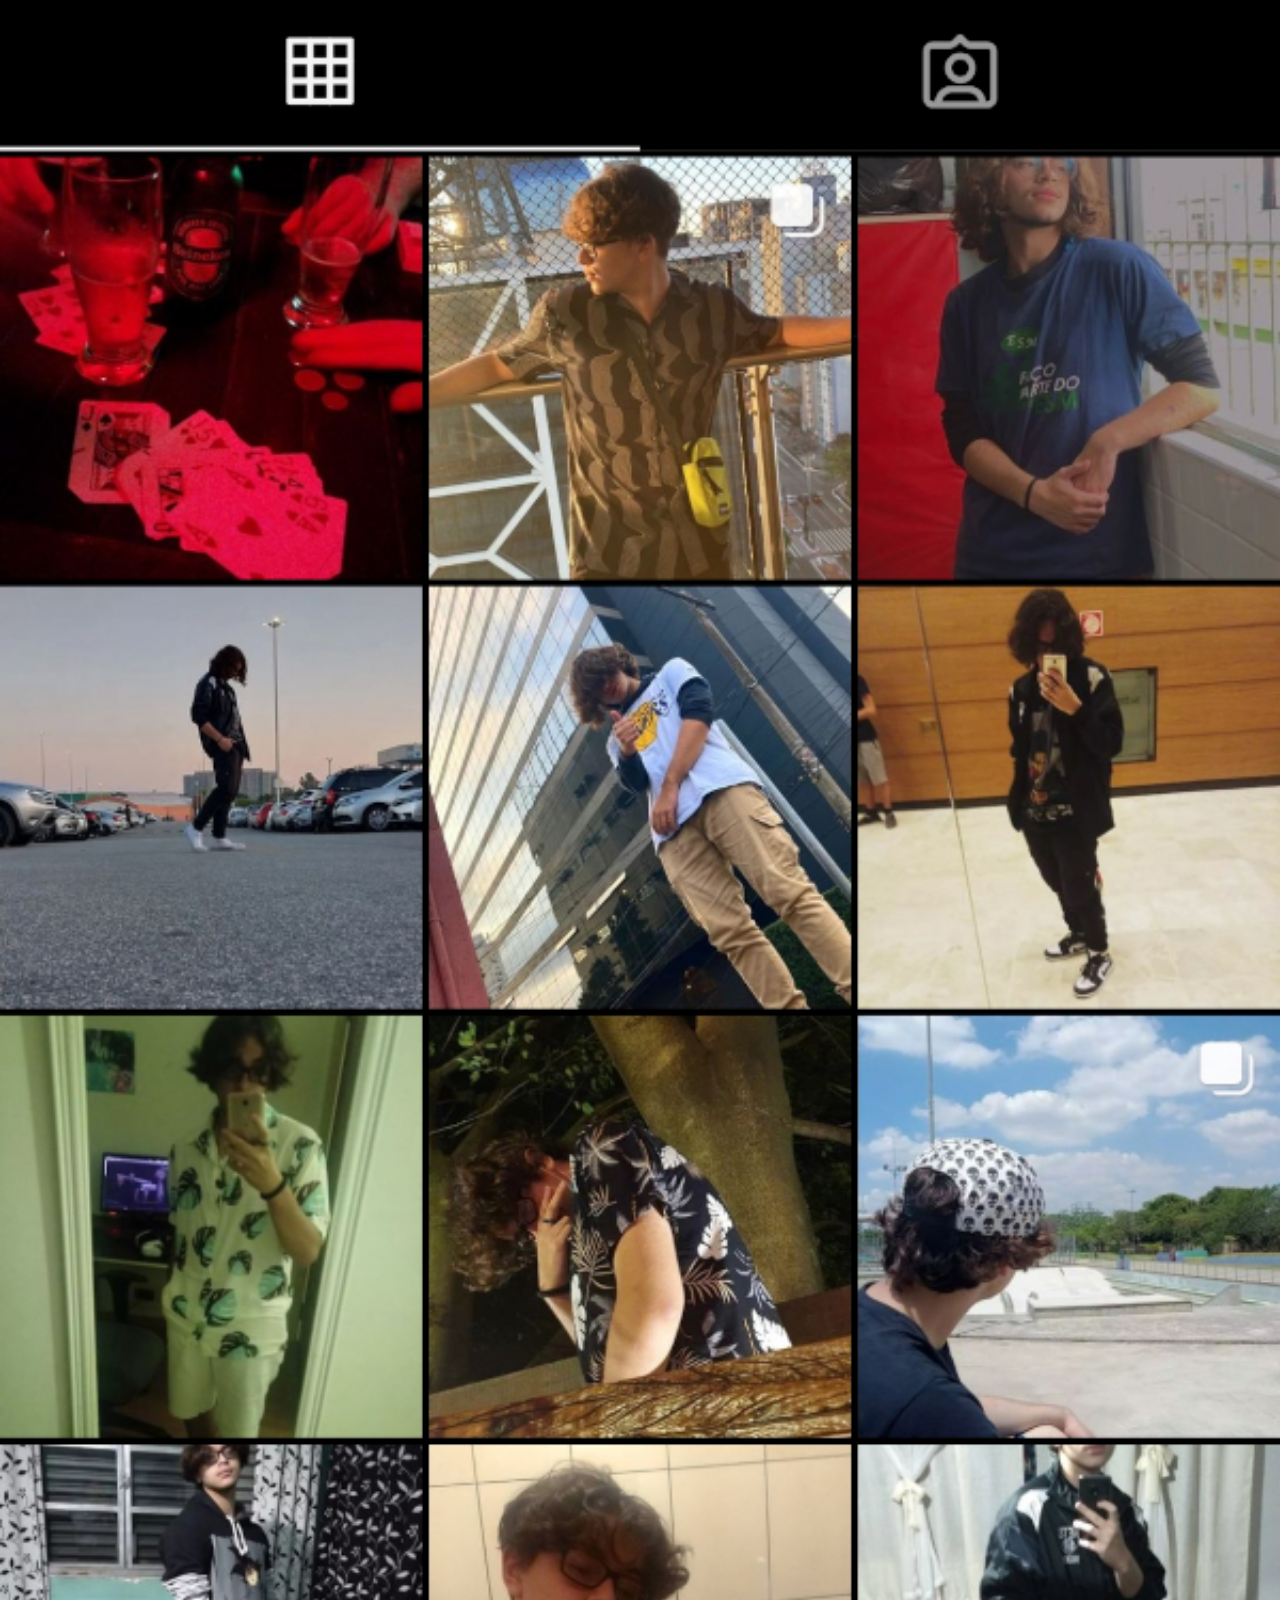
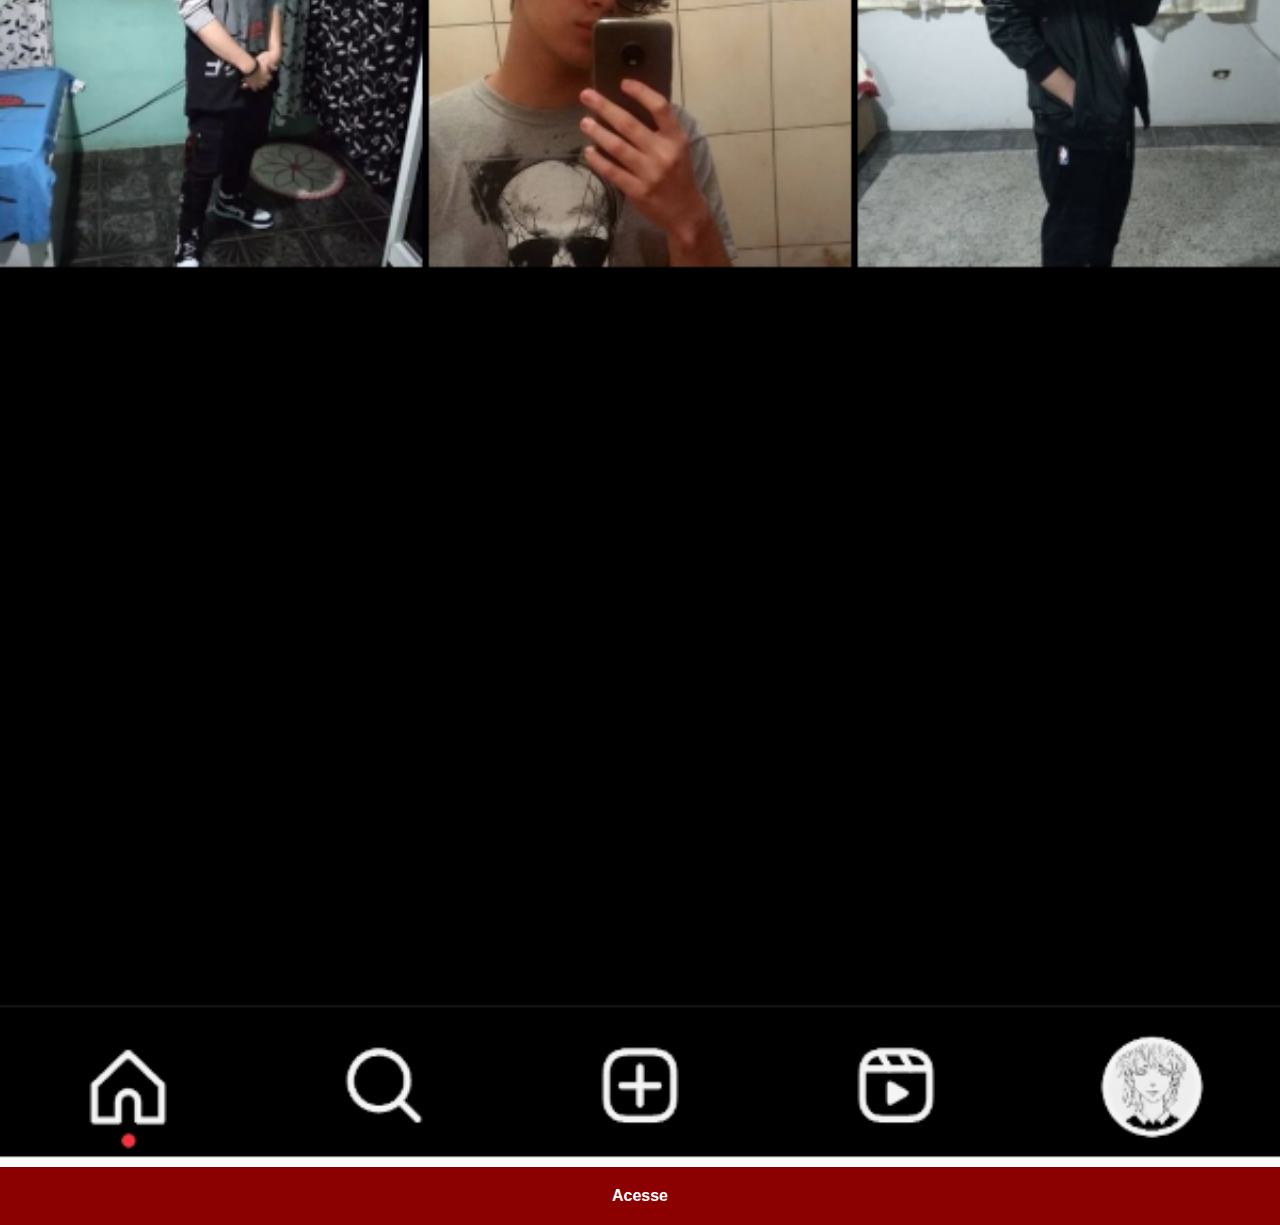
<file: instagram.html>
<!DOCTYPE html>
<html lang="pt-br">
<head>
    <meta charset="UTF-8">
    <meta name="viewport" content="width=device-width, initial-scale=1.0">
    <title>instagram</title>
    <link rel="stylesheet" href="style/social.css">
</head>
<body>
    <img src="src/tela-instagram.jpg" alt="">
    <a href="https://www.instagram.com/fab_biel/" target="_blank">
        Acesse
    </a>
</body>
</html>
</file>
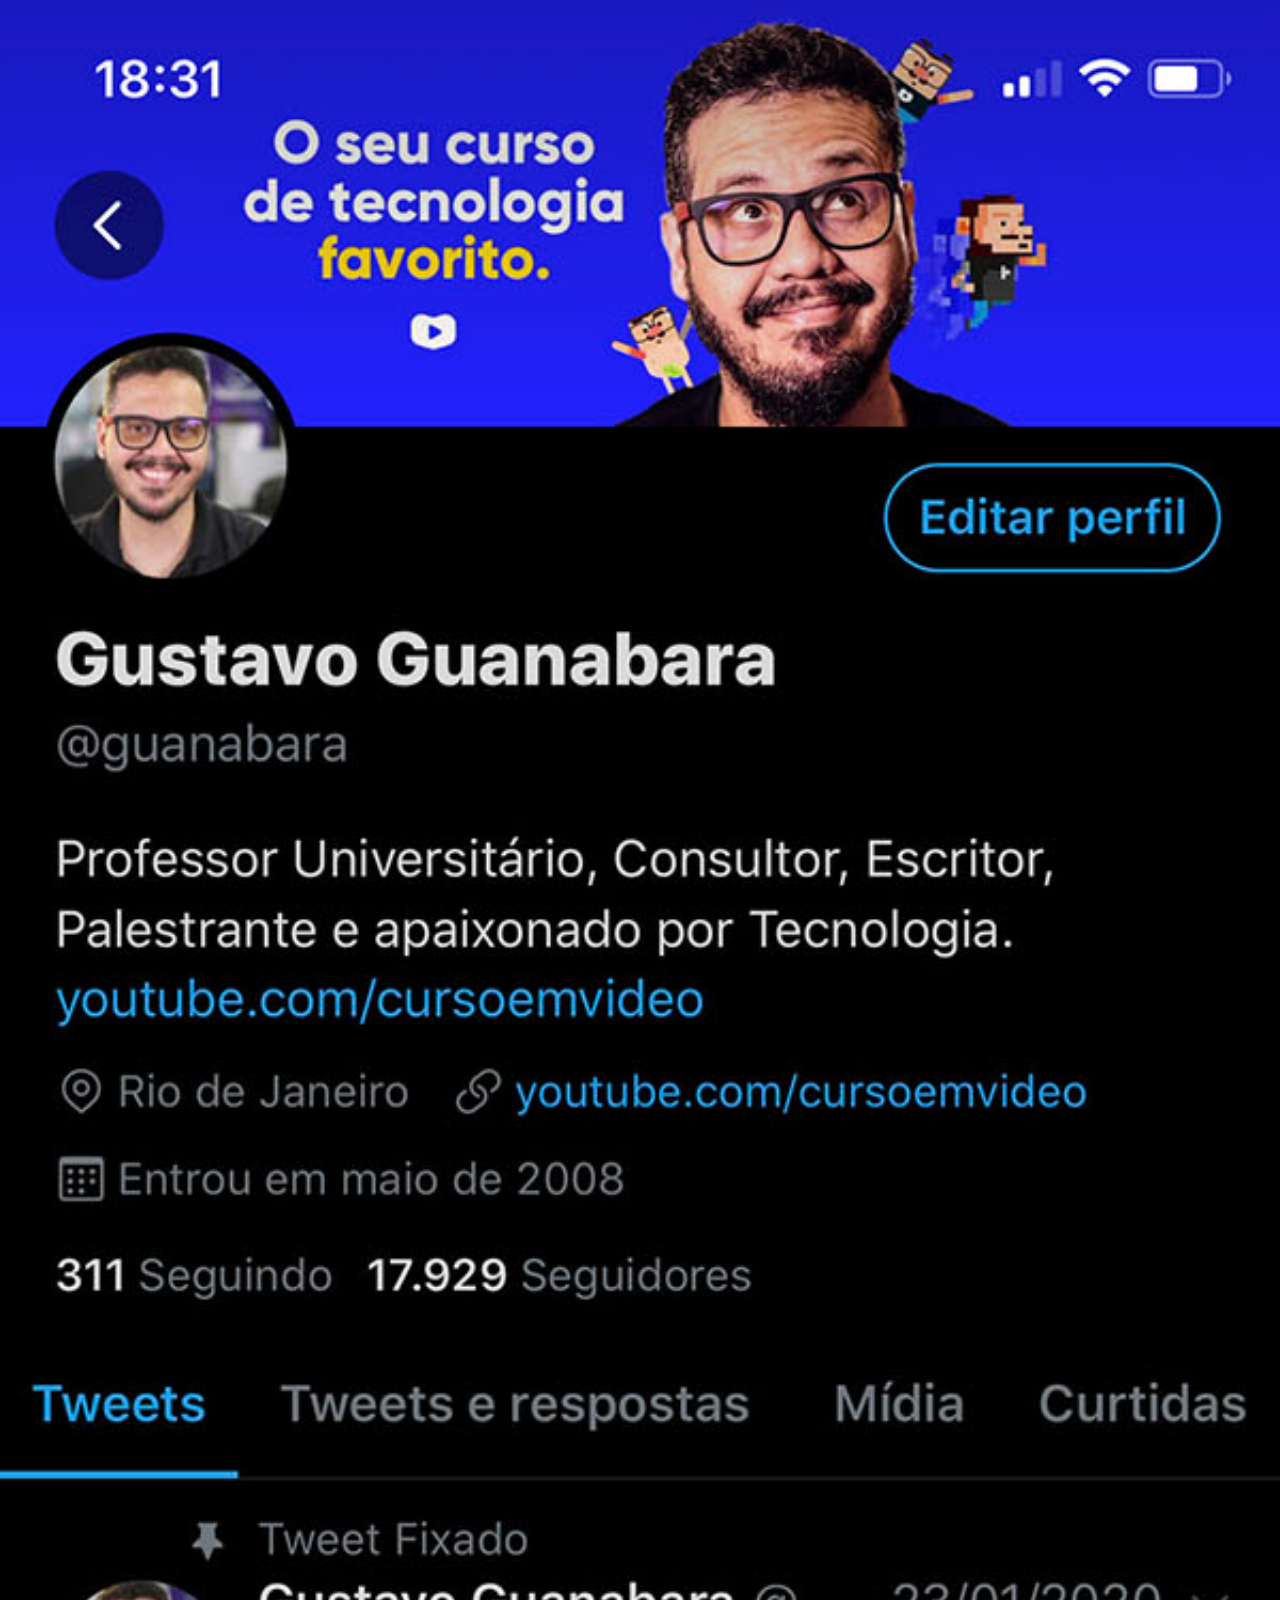
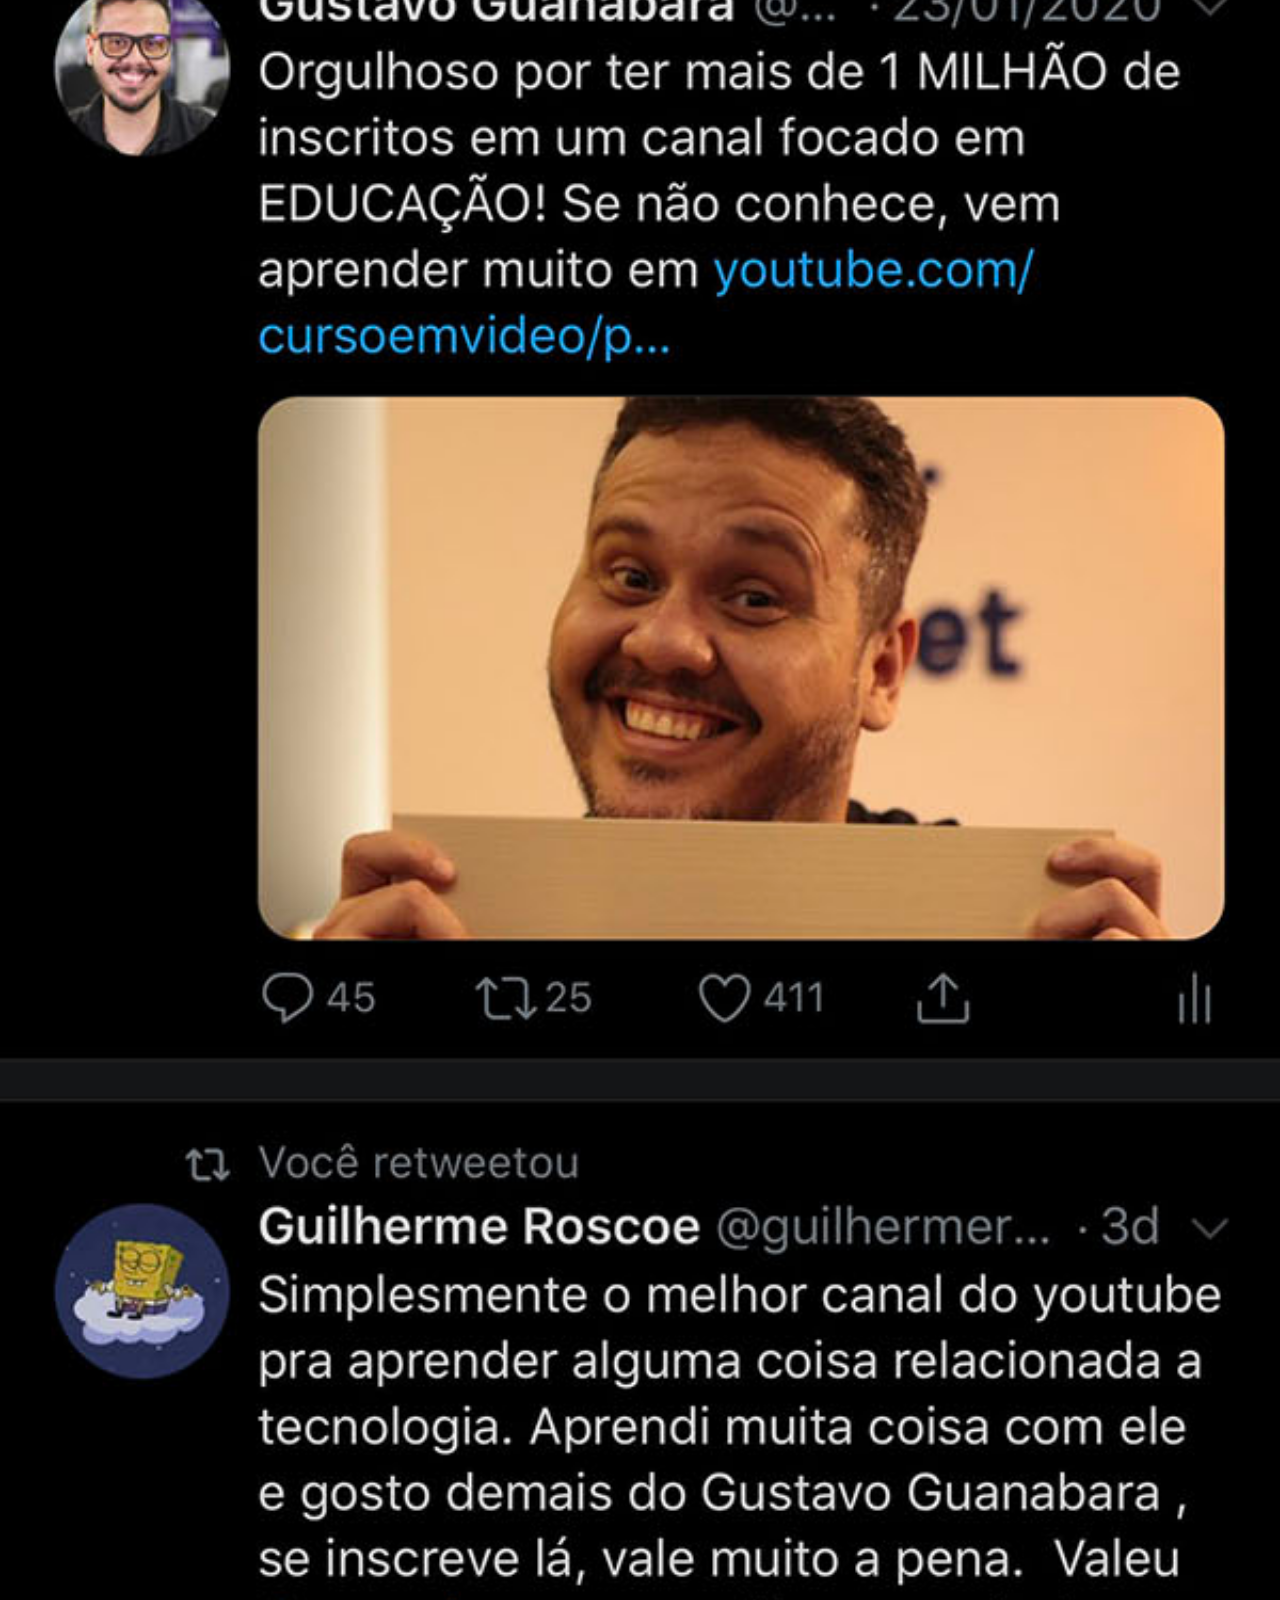
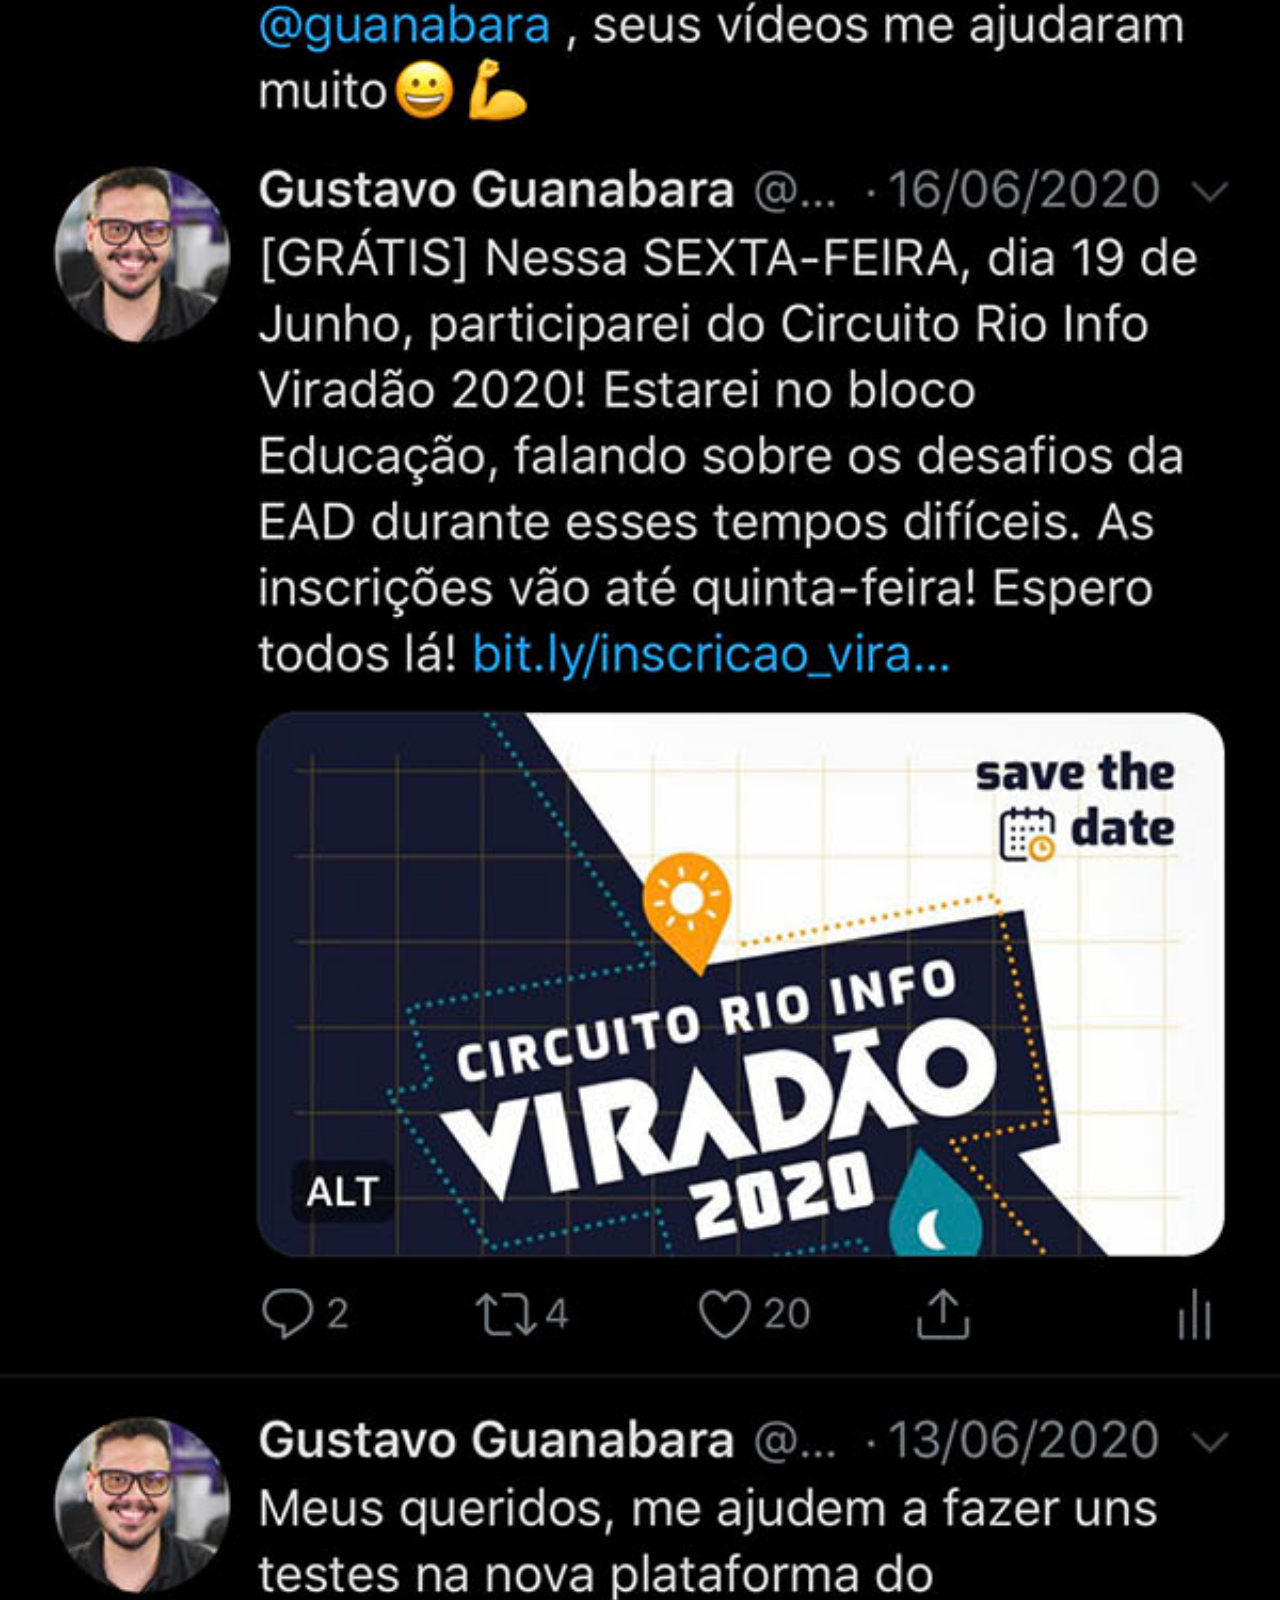
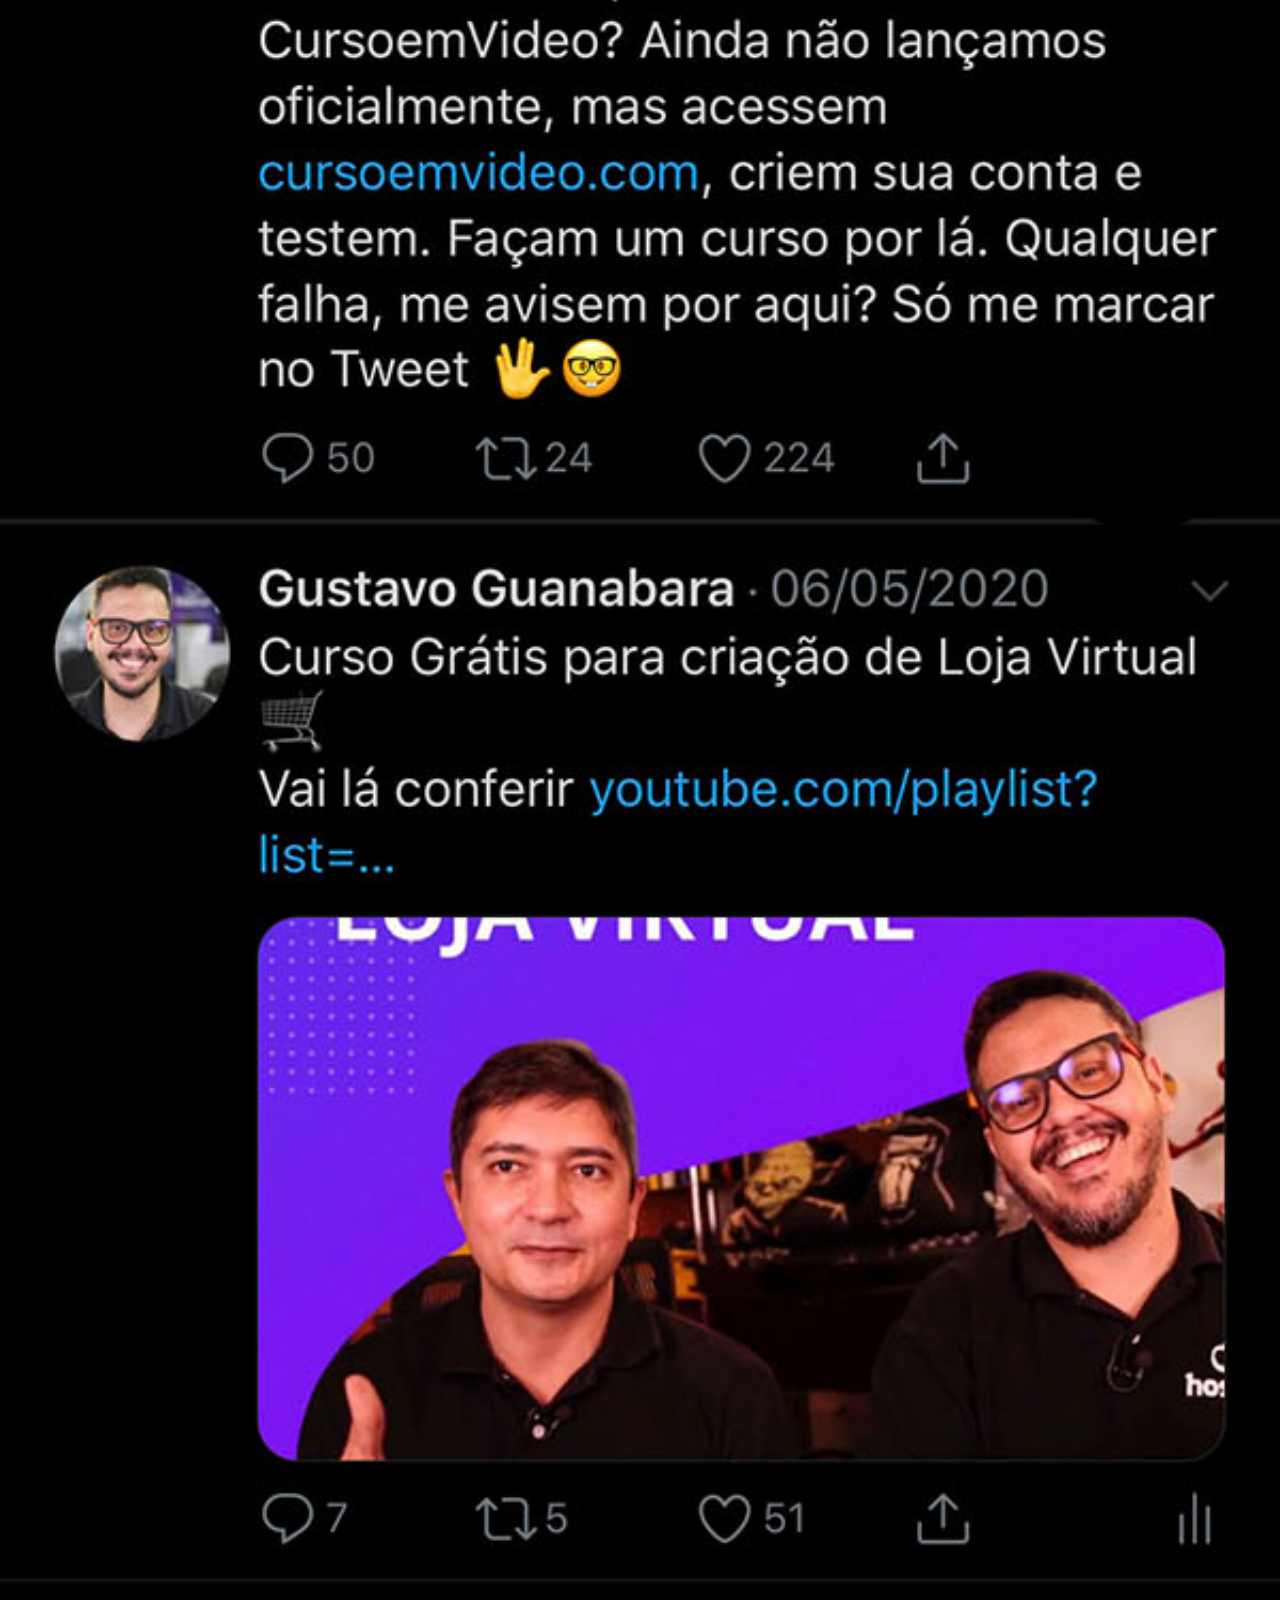
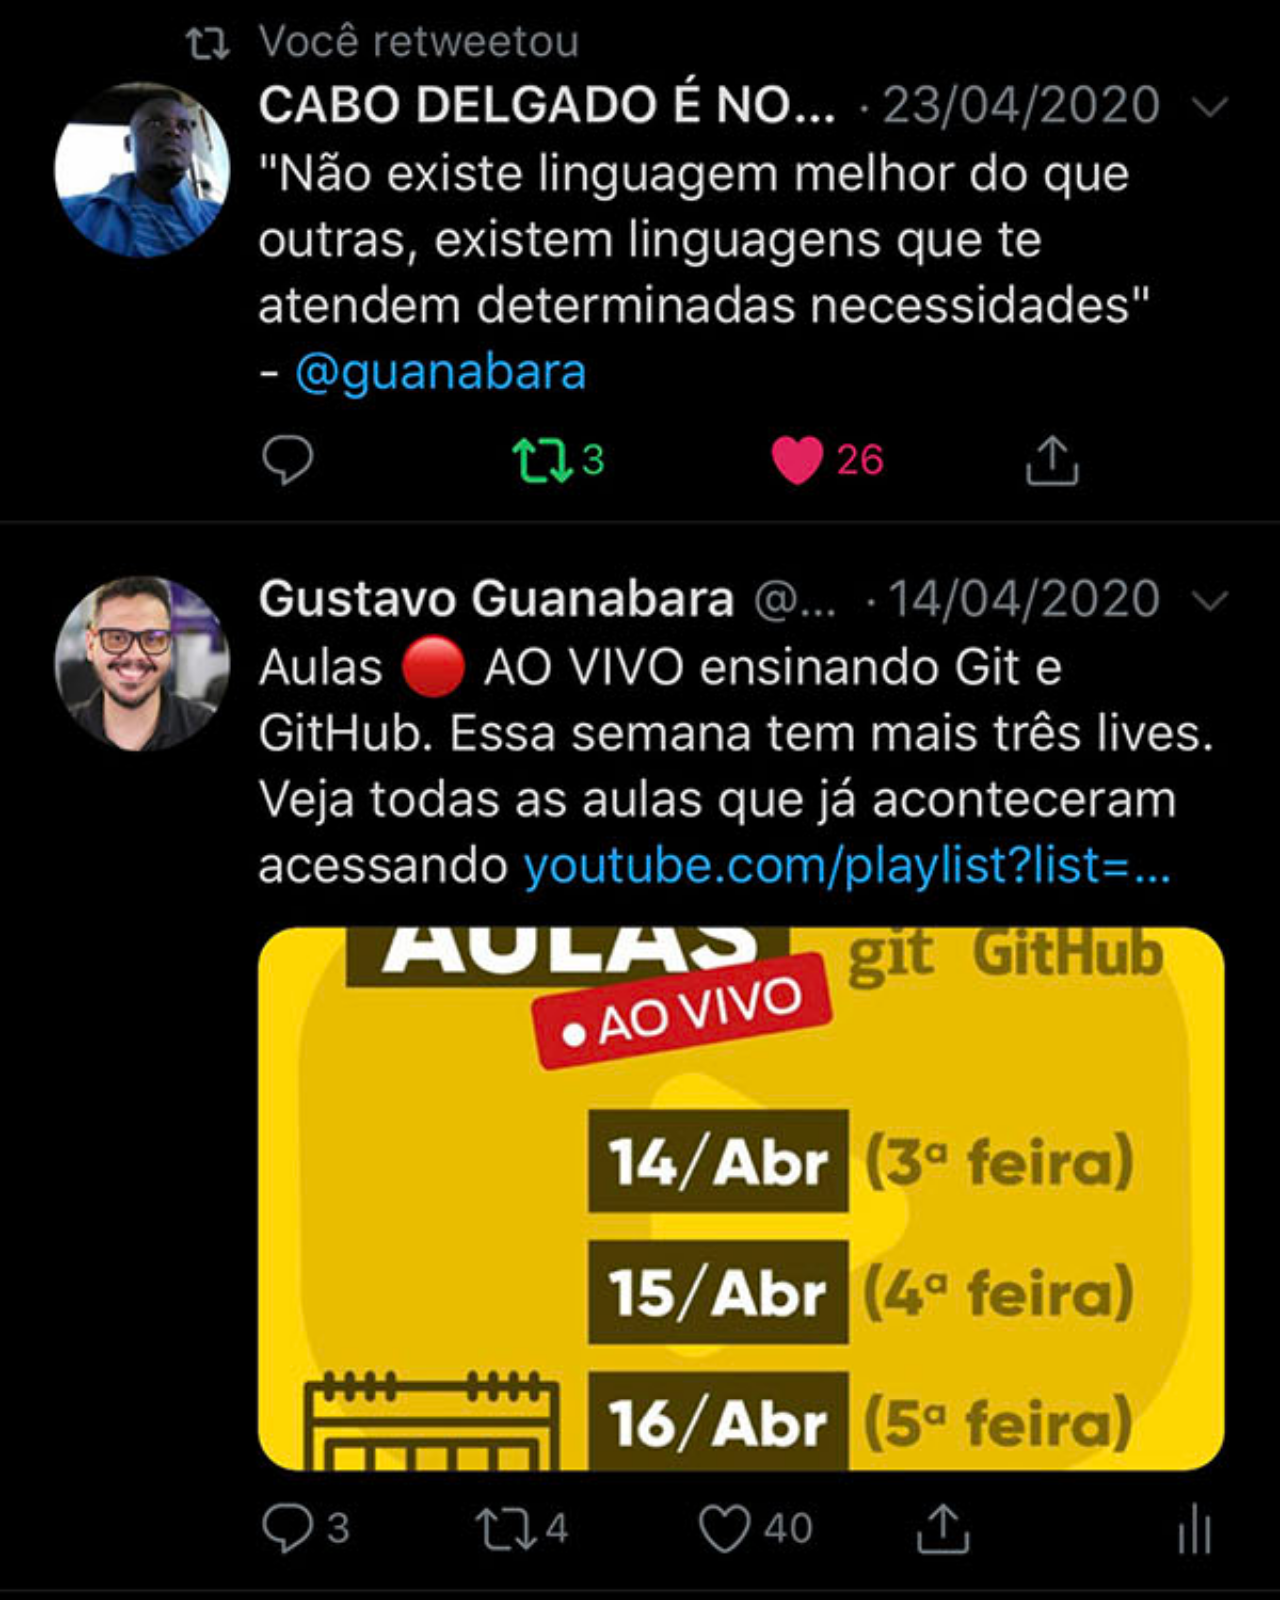
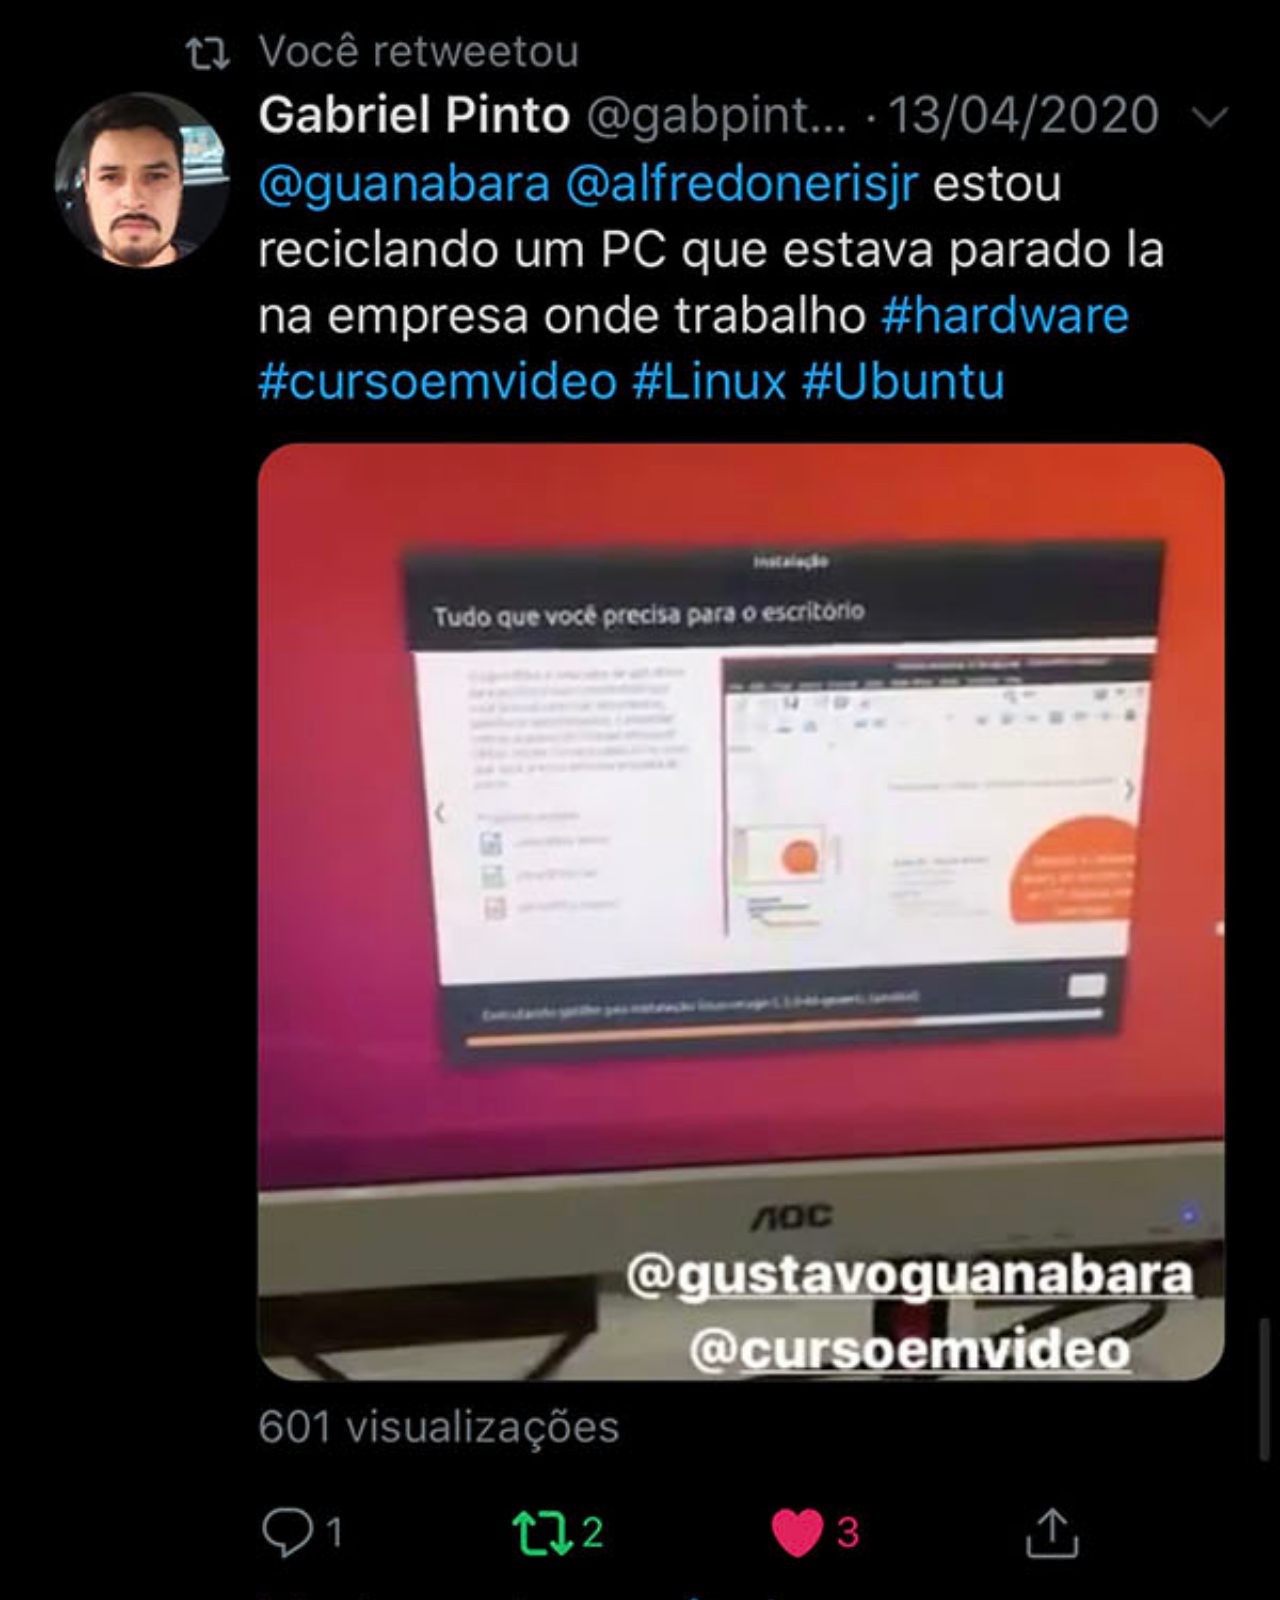
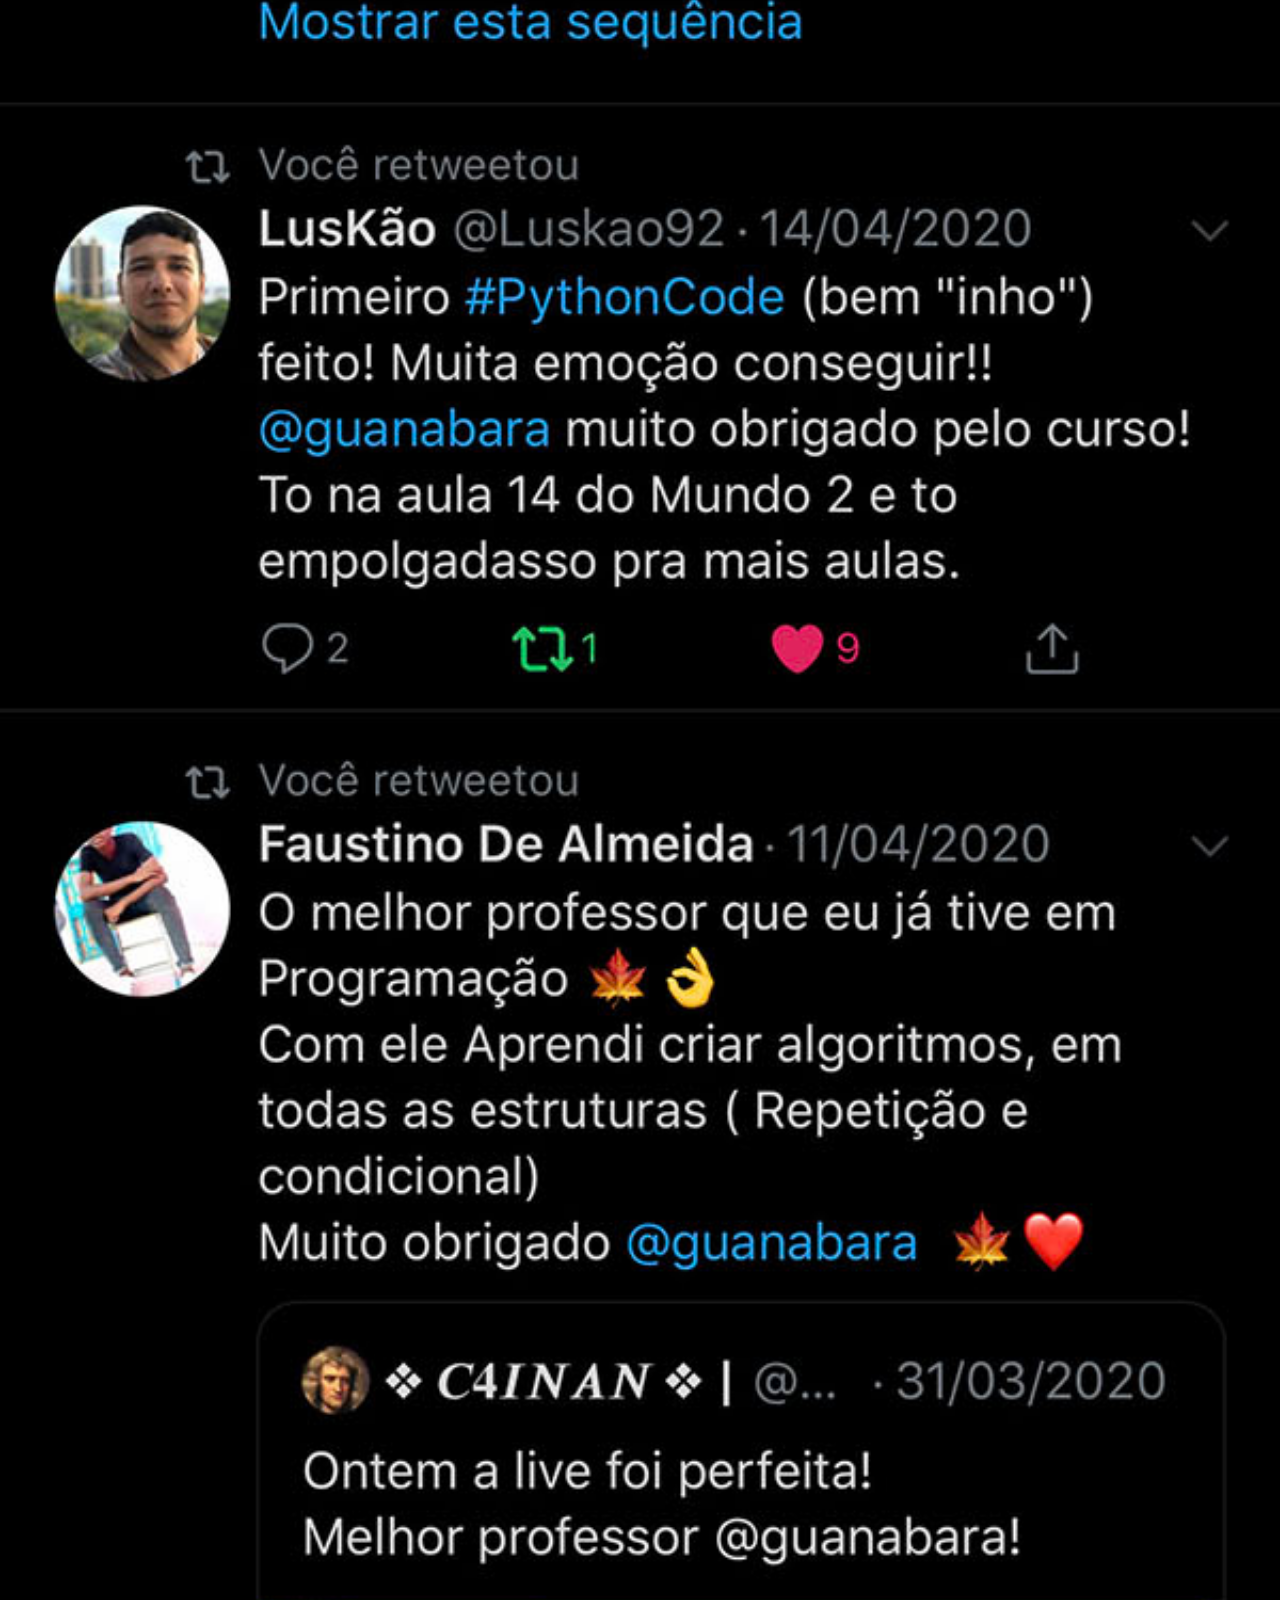
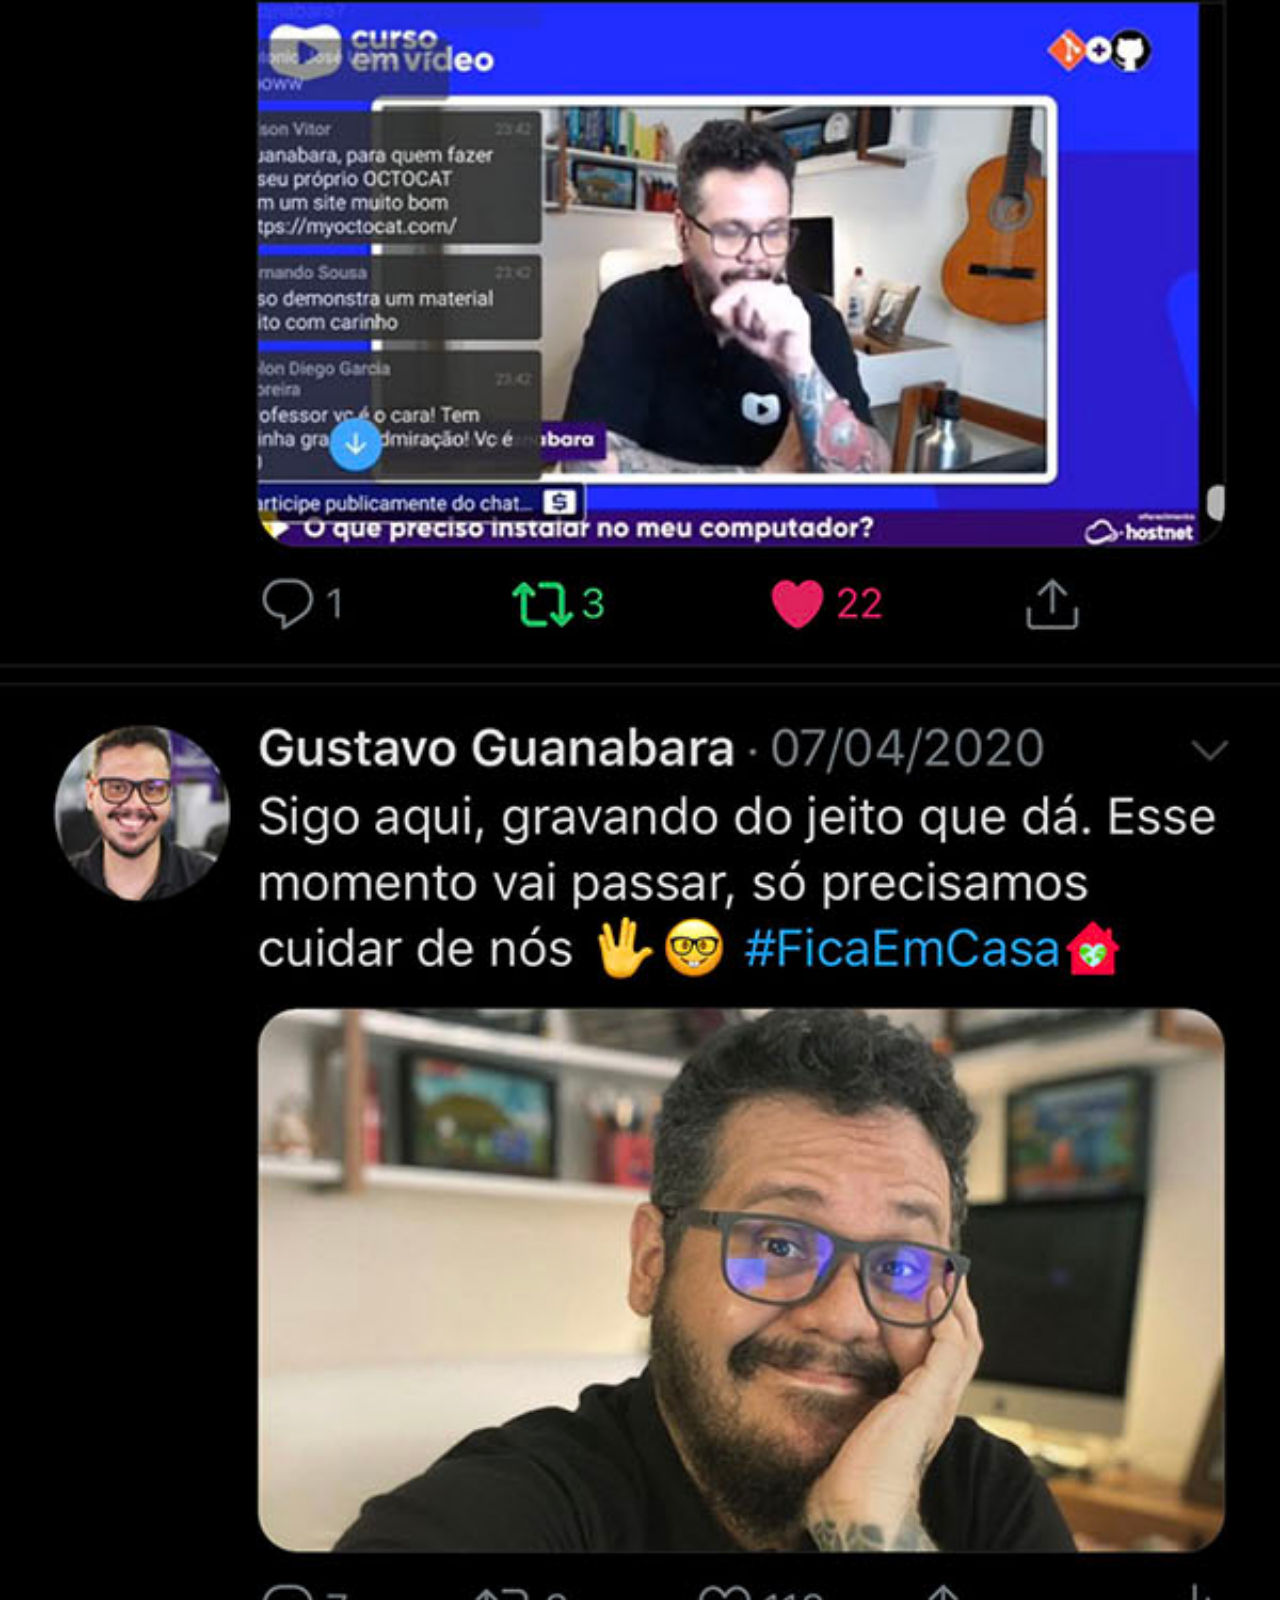
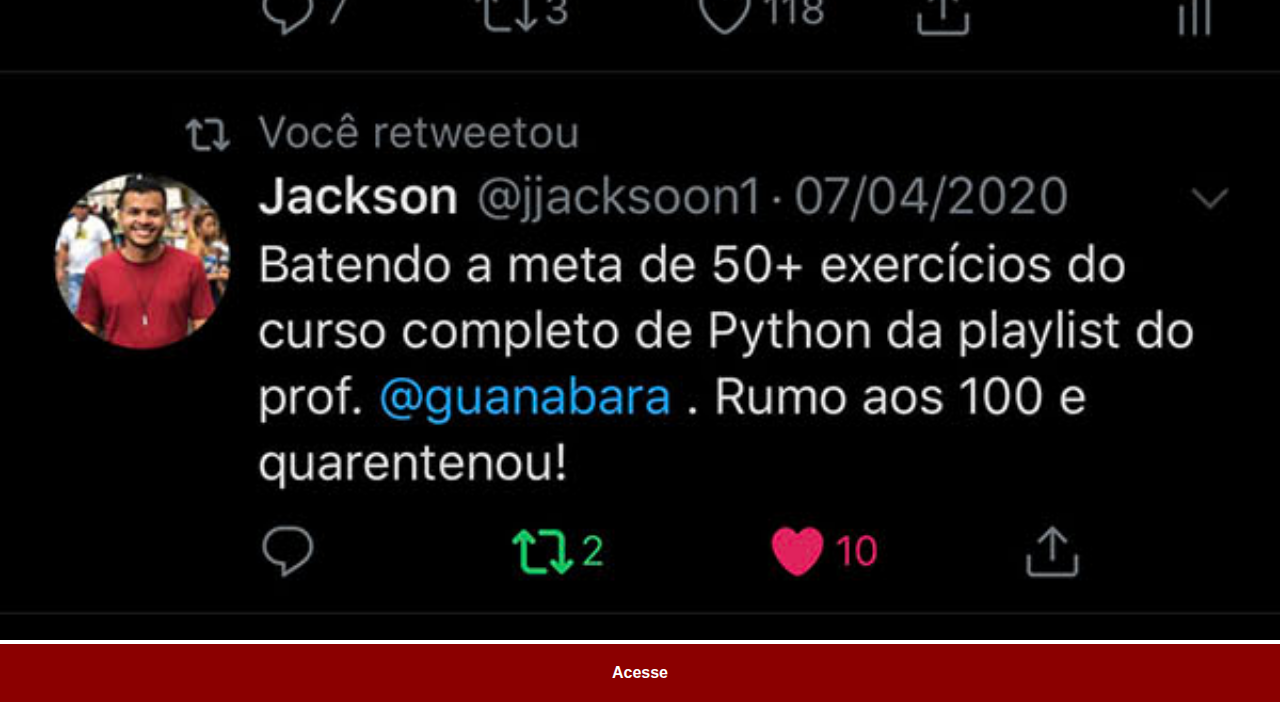
<file: twitter.html>
<!DOCTYPE html>
<html lang="pt-br">
<head>
    <meta charset="UTF-8">
    <meta name="viewport" content="width=device-width, initial-scale=1.0">
    <title>Twitter</title>
    <link rel="stylesheet" href="style/social.css">
</head>
<body>
    <img src="src/tela-twitter.jpg" alt="">
    <a href="https://twitter.com/guanabara" target="_blank">
        Acesse
    </a>
</body>
</html>
</file>
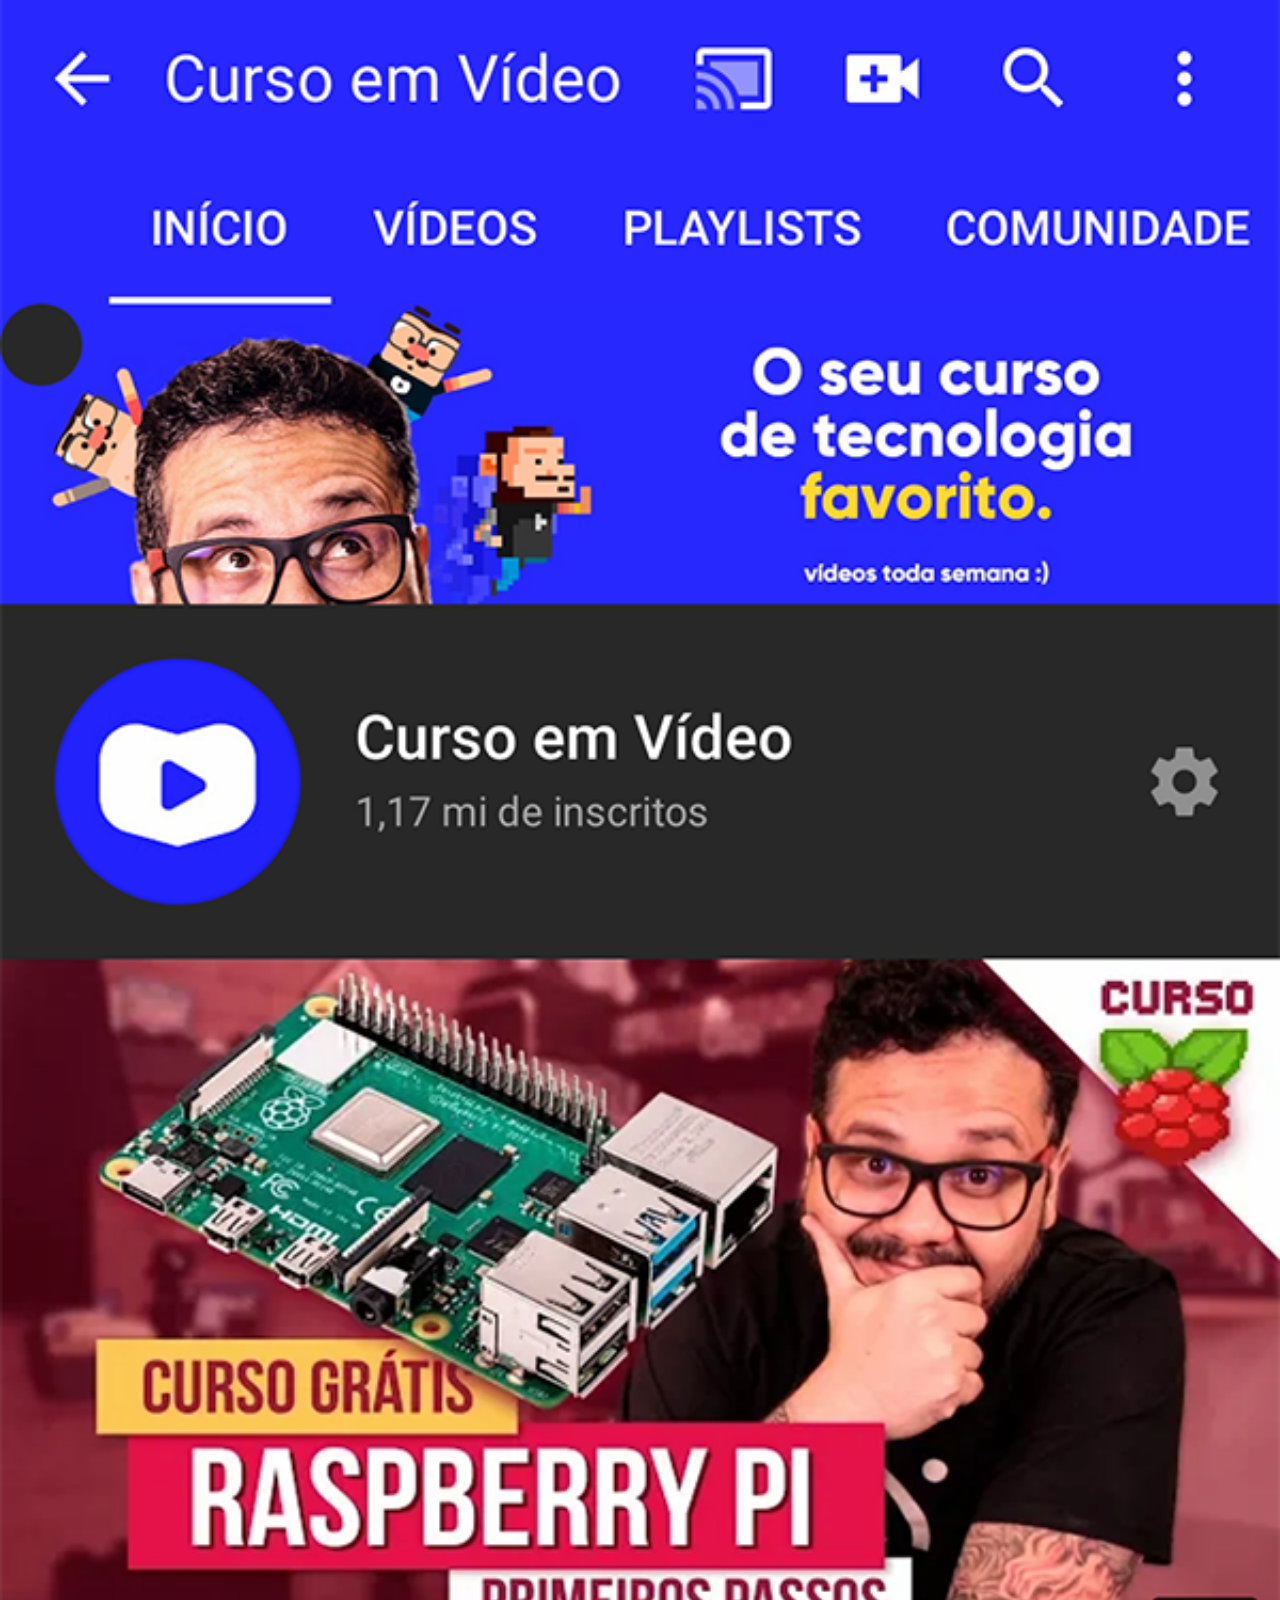
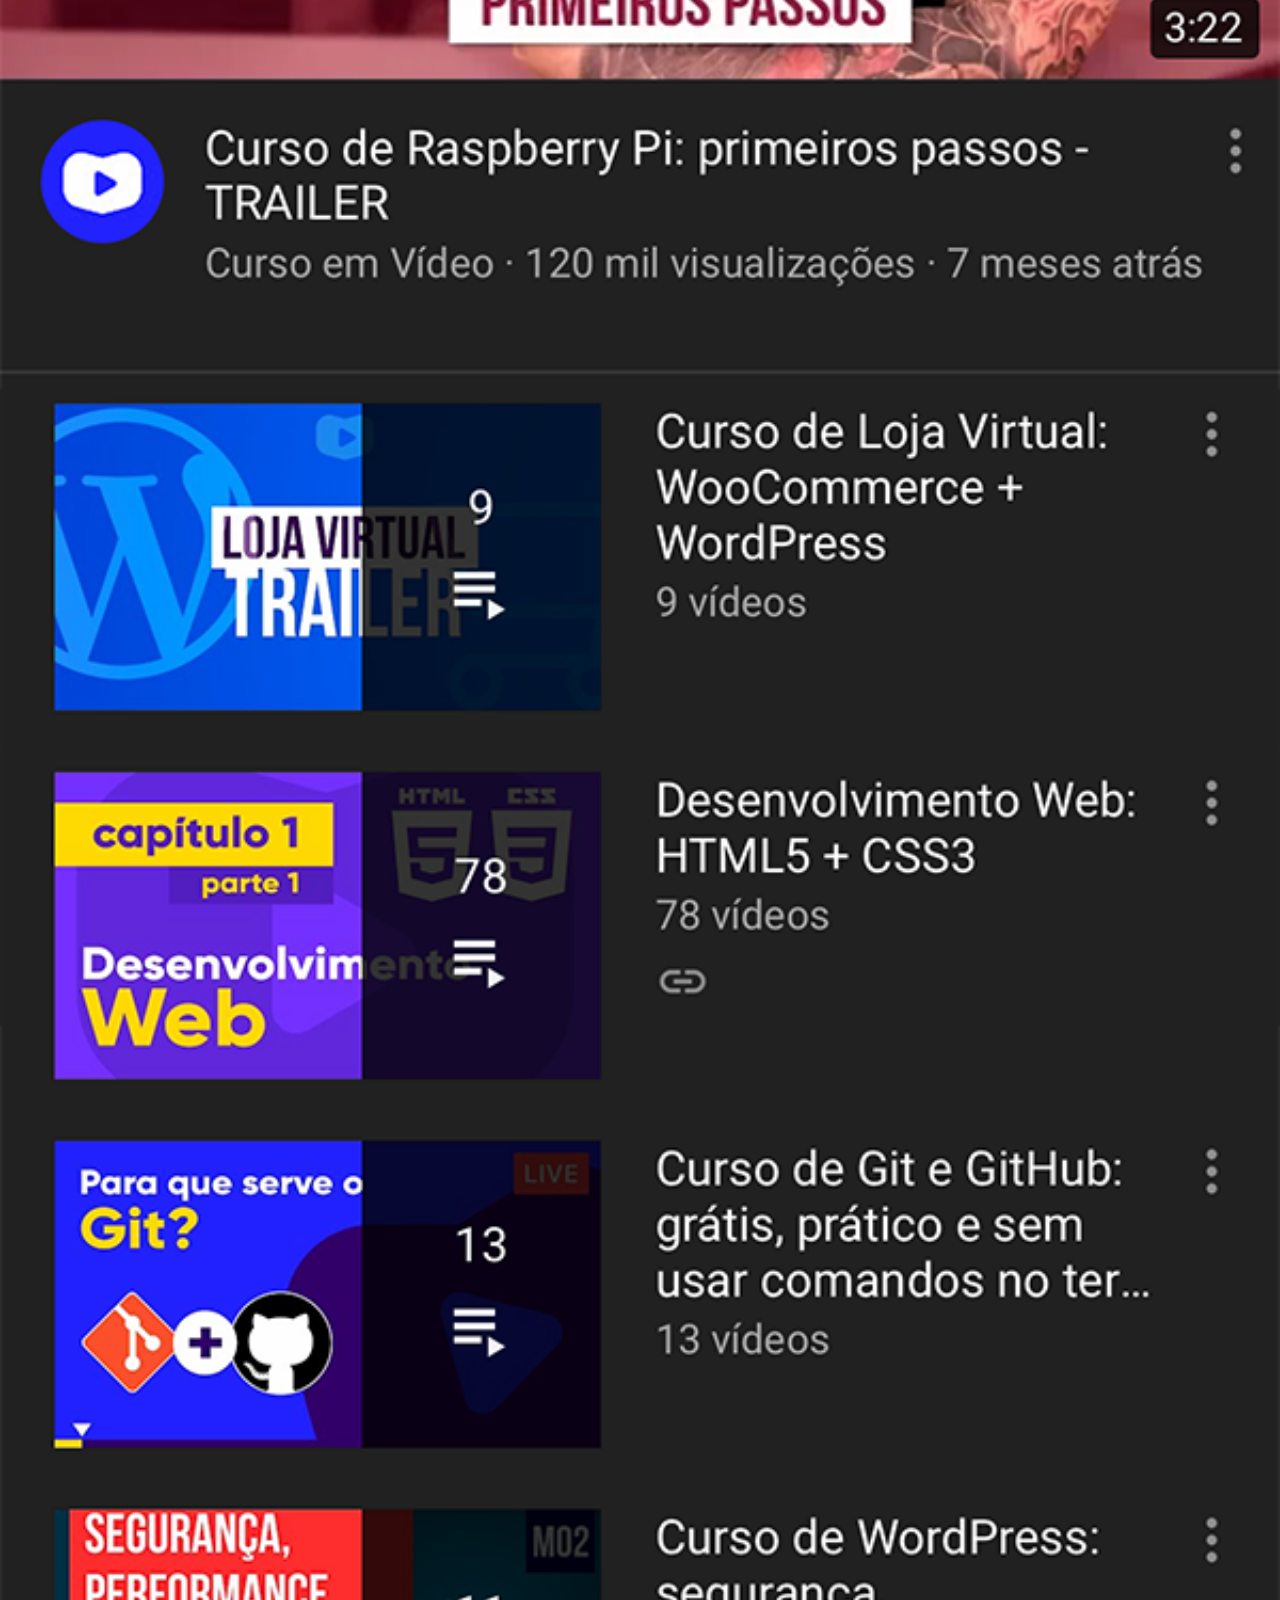
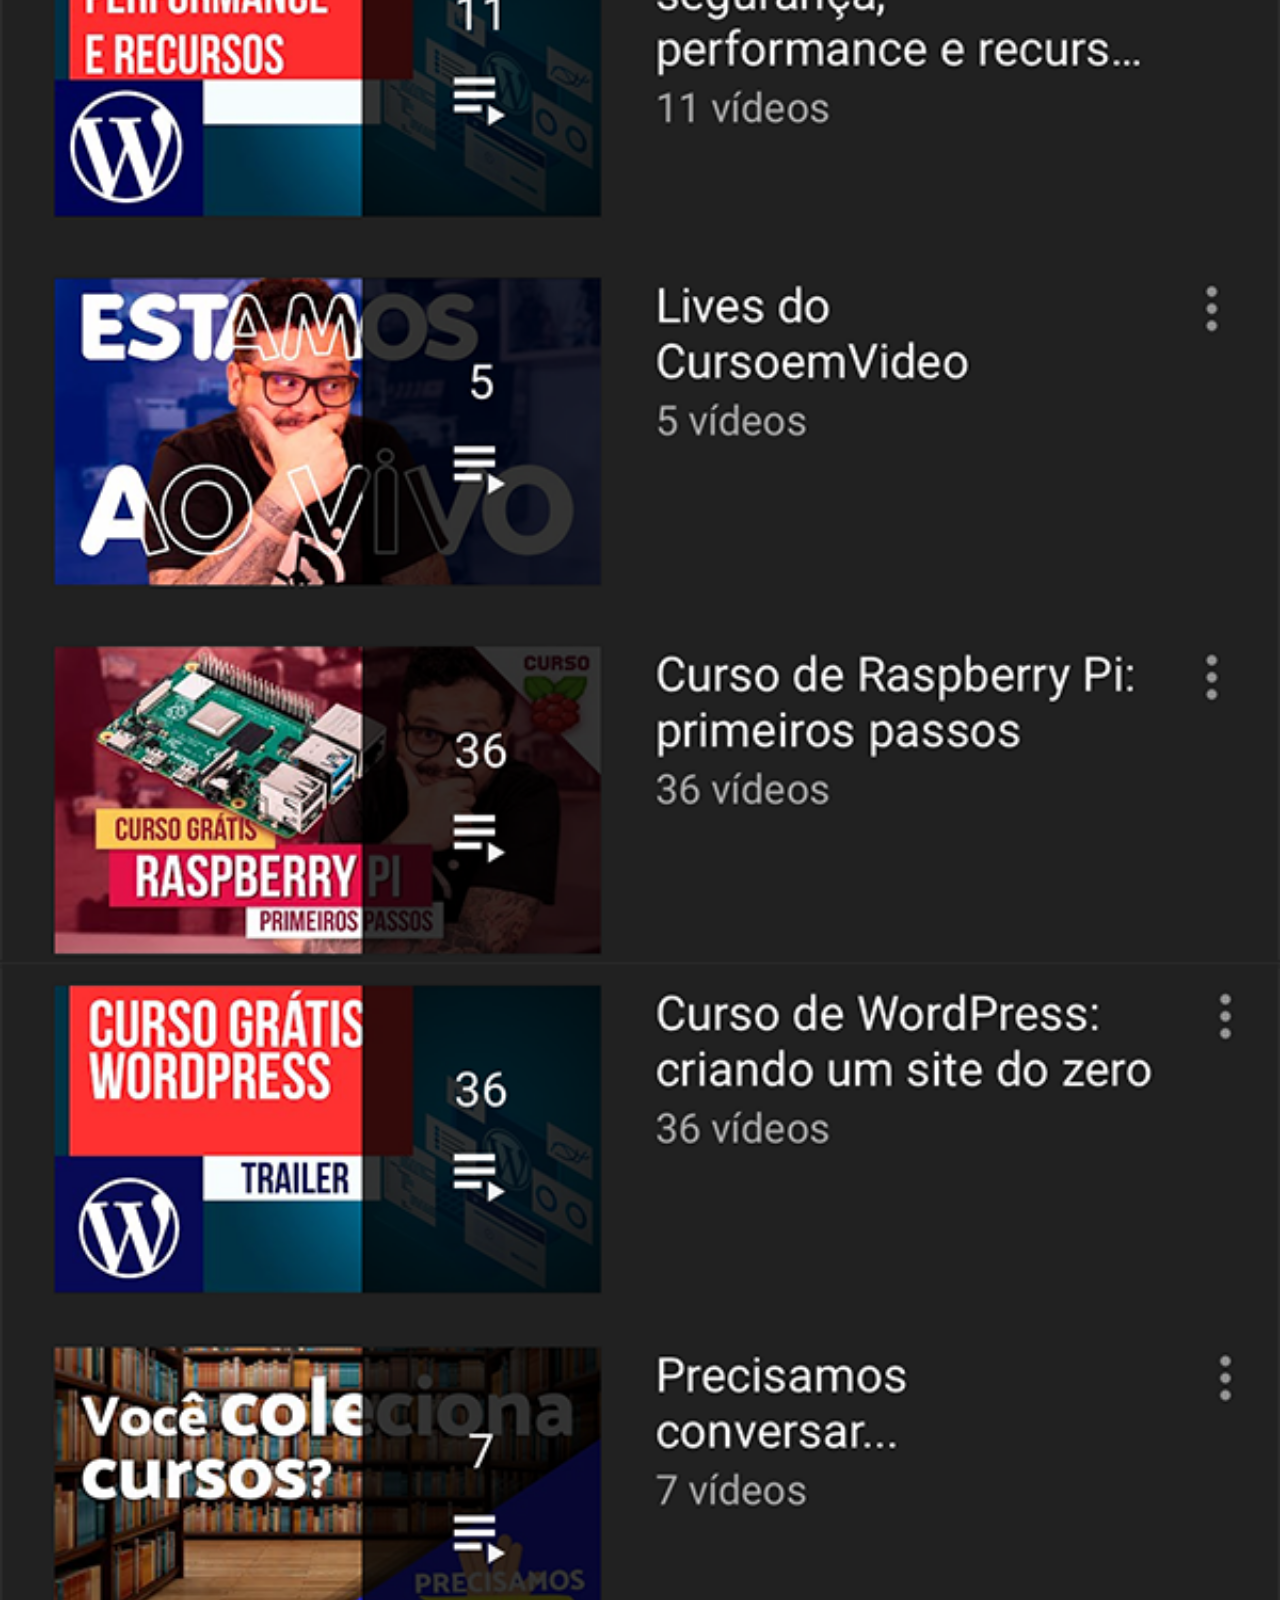
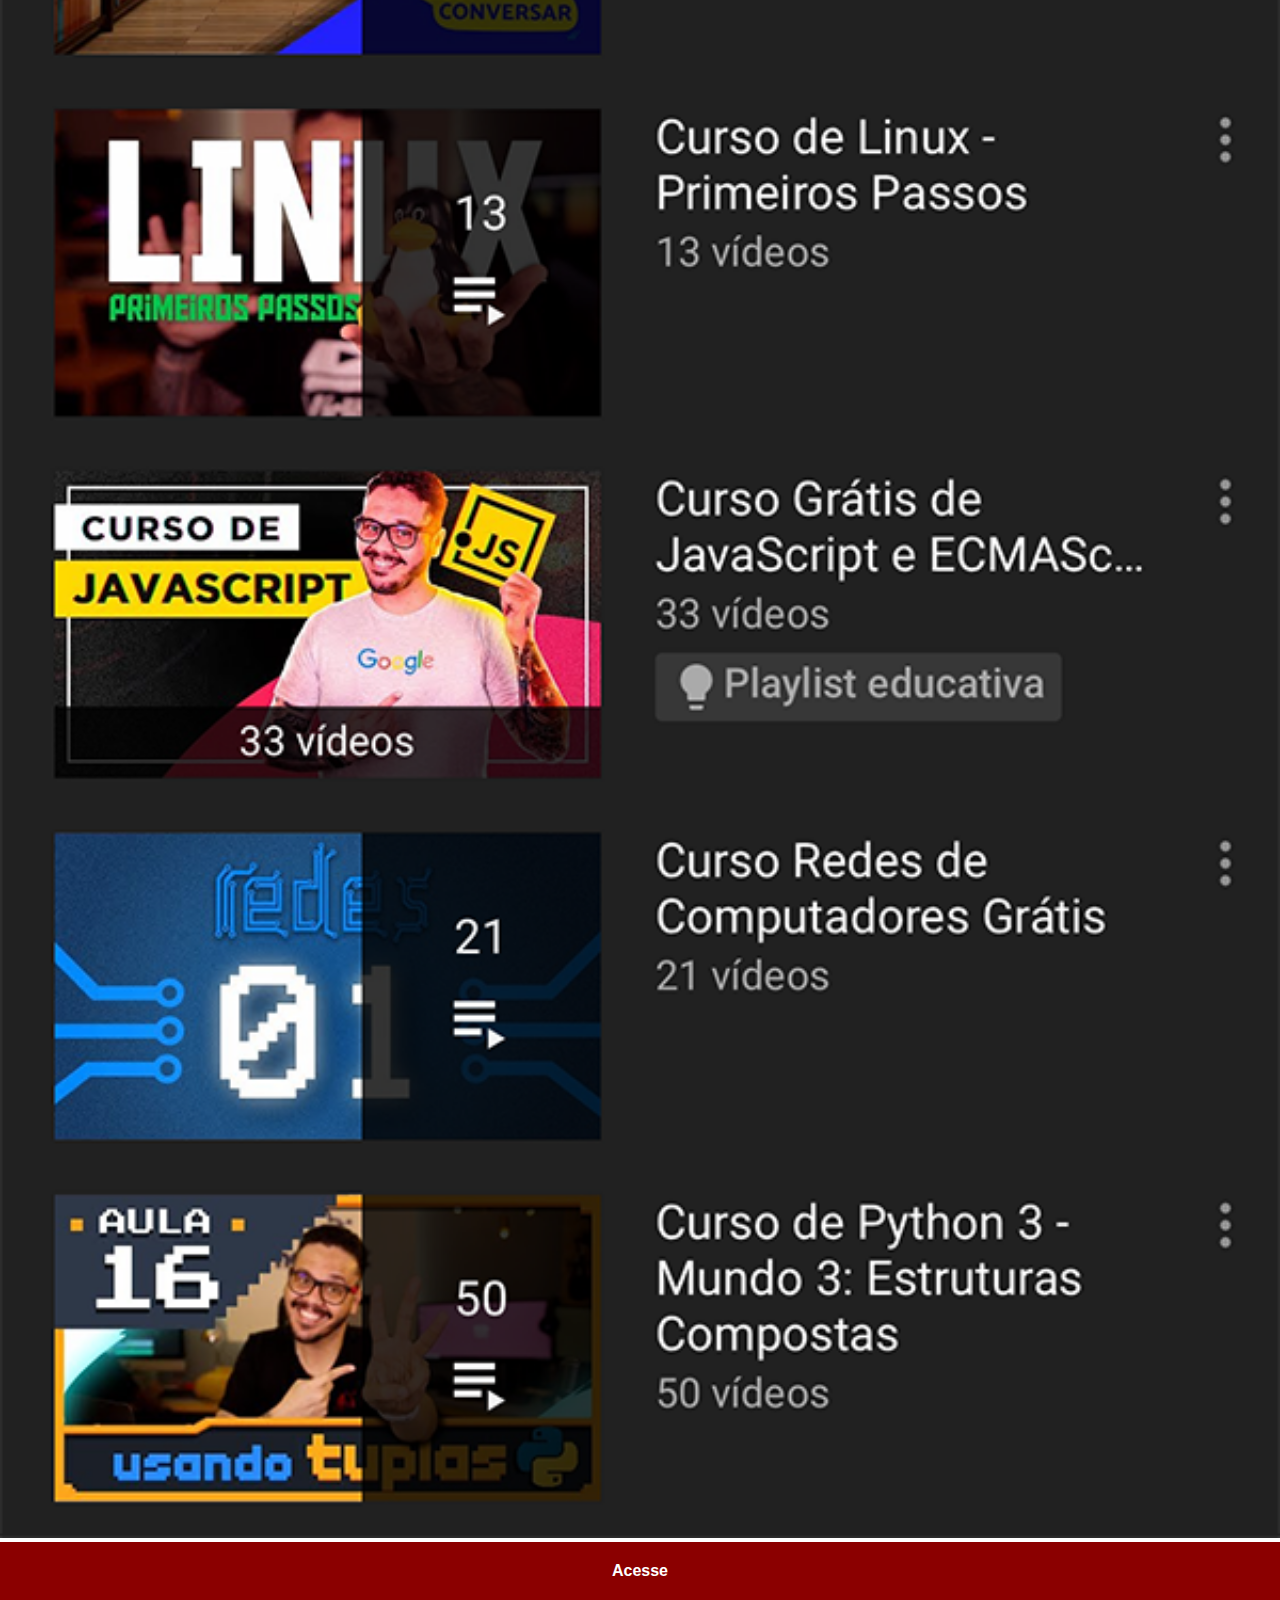
<file: youtube.html>
<!DOCTYPE html>
<html lang="pt-br">
<head>
    <meta charset="UTF-8">
    <meta name="viewport" content="width=device-width, initial-scale=1.0">
    <title>YouTube</title>
    <link rel="stylesheet" href="style/social.css">
</head>
<body>
    <img src="src/tela-youtube.png" alt="">
    <a href="https://www.youtube.com/@CursoemVideo/playlists" target="_blank">
        Acesse
    </a>
</body>
</html>
</file>
<file: style/style.css>
@charset "UTF-8";

* {
    margin: 0px;
    padding: 0px;
    font-family: Arial, Helvetica, sans-serif;
}

html, body {
    height: 100vh;
    width: 100vw;
    background-color: black;
}

body {
    background: url('../src/fundo-madeira.jpg') no-repeat top center;
    background-size: cover;
    background-attachment: fixed;
}

main {
    height: 100vh;
    position: relative;
    display: flex;
    align-items: top;
    justify-content: flex-end;
}

.telefone {
    position: absolute;
    top: 50%;
    left: 50%;
    transform: translate(-50%, -50%);
    height: 627px;
    width: 311px;
    background-image: url('../src/frame-iphone.png');
    background-repeat: no-repeat;
}

.tela {
    position: relative;
    top: 80px;
    left: 22px;
    width: 267px;
    height: 471px;
}

.redes-sociais {
    display: flex;
    flex-direction: column;
}

.redes-sociais img {
    height: 50px;
    margin: 10px;
    border-radius: 50%;
    box-shadow: 2px 2px 5px rgba(0, 0, 0, 0.493);
    box-sizing: border-box;
}

.redes-sociais img:hover {
    border: 2px solid rgba(255, 255, 255, 0.63);
    transform: translate(-2px, -2px);
    box-shadow: 5px 5px 10px rgba(0, 0, 0, 0.514);
    transition: ease 0.1s, border .1s, ease-out .1s;
}
</file>
<file: style/social.css>
* {
    margin: 0px;
    padding: 0px;
    font-family: Arial, Helvetica, sans-serif;
    overflow-x: hidden;
}

img {
    width: 100vw;
}

::-webkit-scrollbar {
    height: 0px;
    width: 0px;
}

a {
    display: block;
    background-color: darkred;
    color: #fff;
    padding: 20px;
    text-align: center;
    font-weight: bolder;
    text-decoration: none;
}

a:hover {
    background-color: rgba(238, 66, 66, 0.986);
}
</file>
